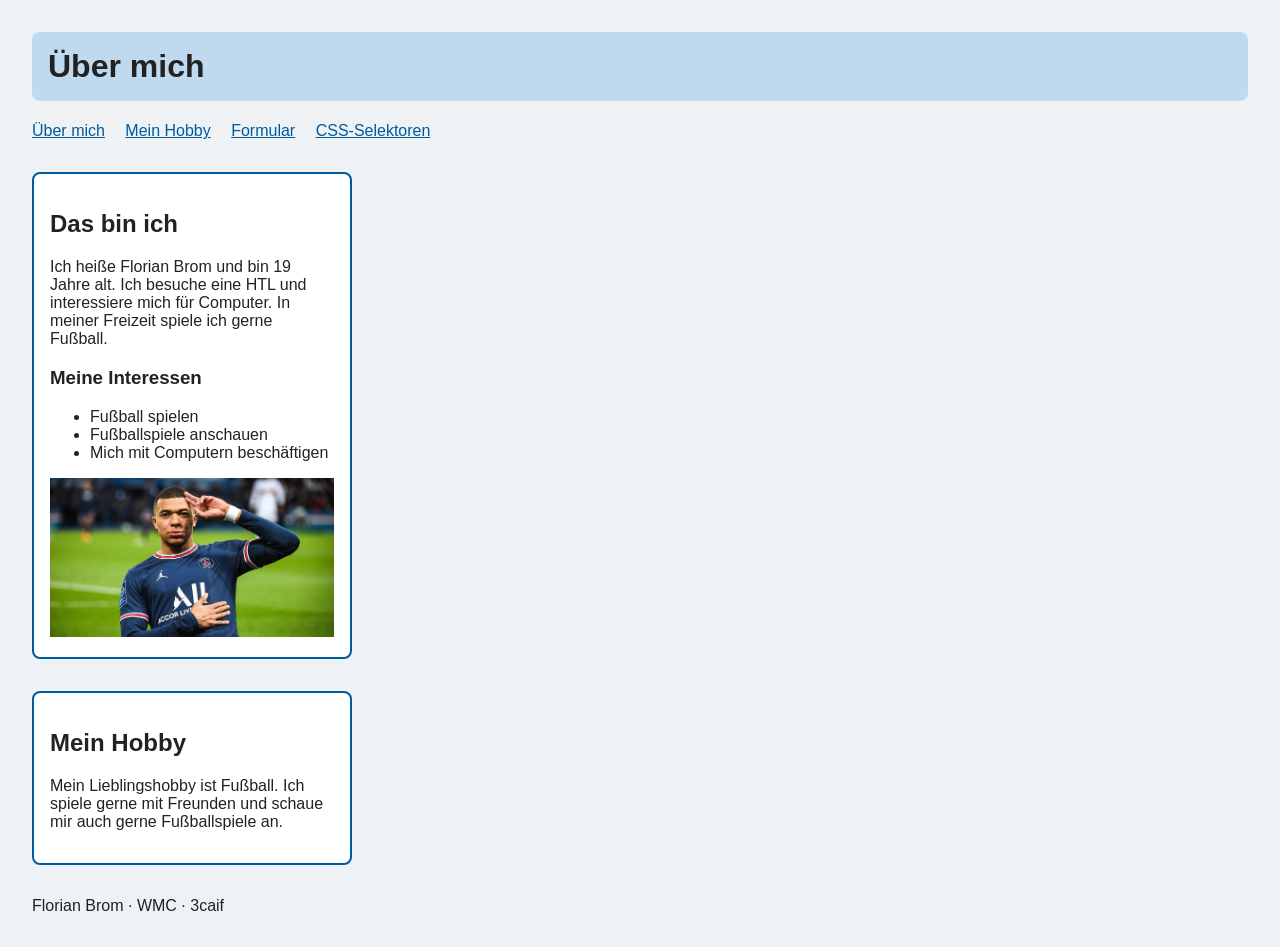
<file: index.html>
<!DOCTYPE html>
<html lang="de">
<head>
    <meta charset="UTF-8">
    <meta name="viewport" content="width=device-width, initial-scale=1.0">
    <title>Über mich</title>
    <link rel="stylesheet" href="style.css">
</head>

<body>
    <header>
        <h1>Über mich</h1>

        <nav>
            <a href="#ueber-mich">Über mich</a>
            <a href="#hobby">Mein Hobby</a>
            <a href="Formular.html">Formular</a>
            <a href="demo.html#speisekarte">CSS-Selektoren</a>
        </nav>
    </header>

    <main>
        <article id="ueber-mich" class="karte">
            <h2>Das bin ich</h2>

            <p>
                Ich heiße Florian Brom und bin 19 Jahre alt.
                Ich besuche eine HTL und interessiere mich für Computer.
                In meiner Freizeit spiele ich gerne Fußball.
            </p>

            <h3>Meine Interessen</h3>
            <ul>
                <li>Fußball spielen</li>
                <li>Fußballspiele anschauen</li>
                <li>Mich mit Computern beschäftigen</li>
            </ul>

            <img
                src="3349464-68469548-2560-1440.jpg"
                alt="Ein Fußballspieler im PSG-Trikot auf dem Spielfeld"
                width="300">
        </article>

        <aside id="hobby" class="karte">
            <h2>Mein Hobby</h2>

            <p>
                Mein Lieblingshobby ist Fußball.
                Ich spiele gerne mit Freunden und schaue mir
                auch gerne Fußballspiele an.
            </p>
        </aside>
    </main>
    <footer>
        <p>Florian Brom · WMC · 3caif</p>
    </footer>
</body>
</html>
</file>
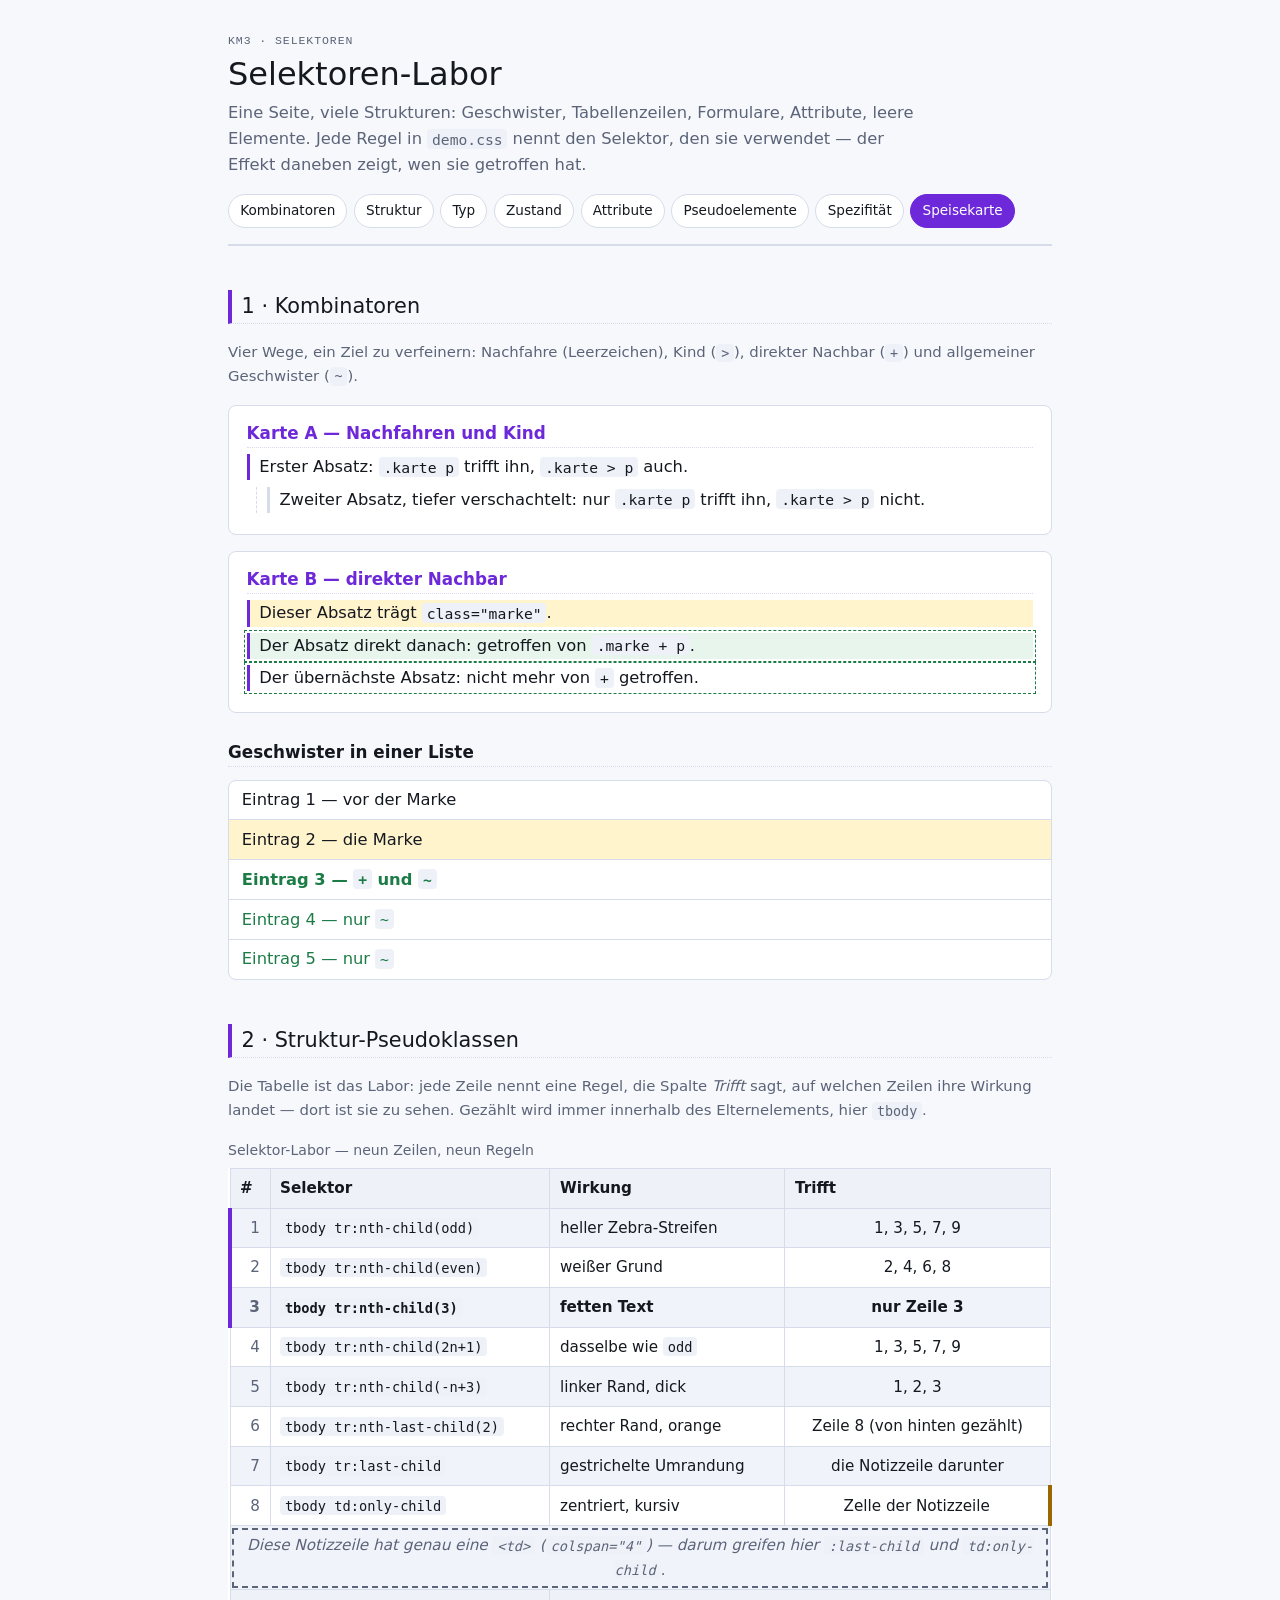
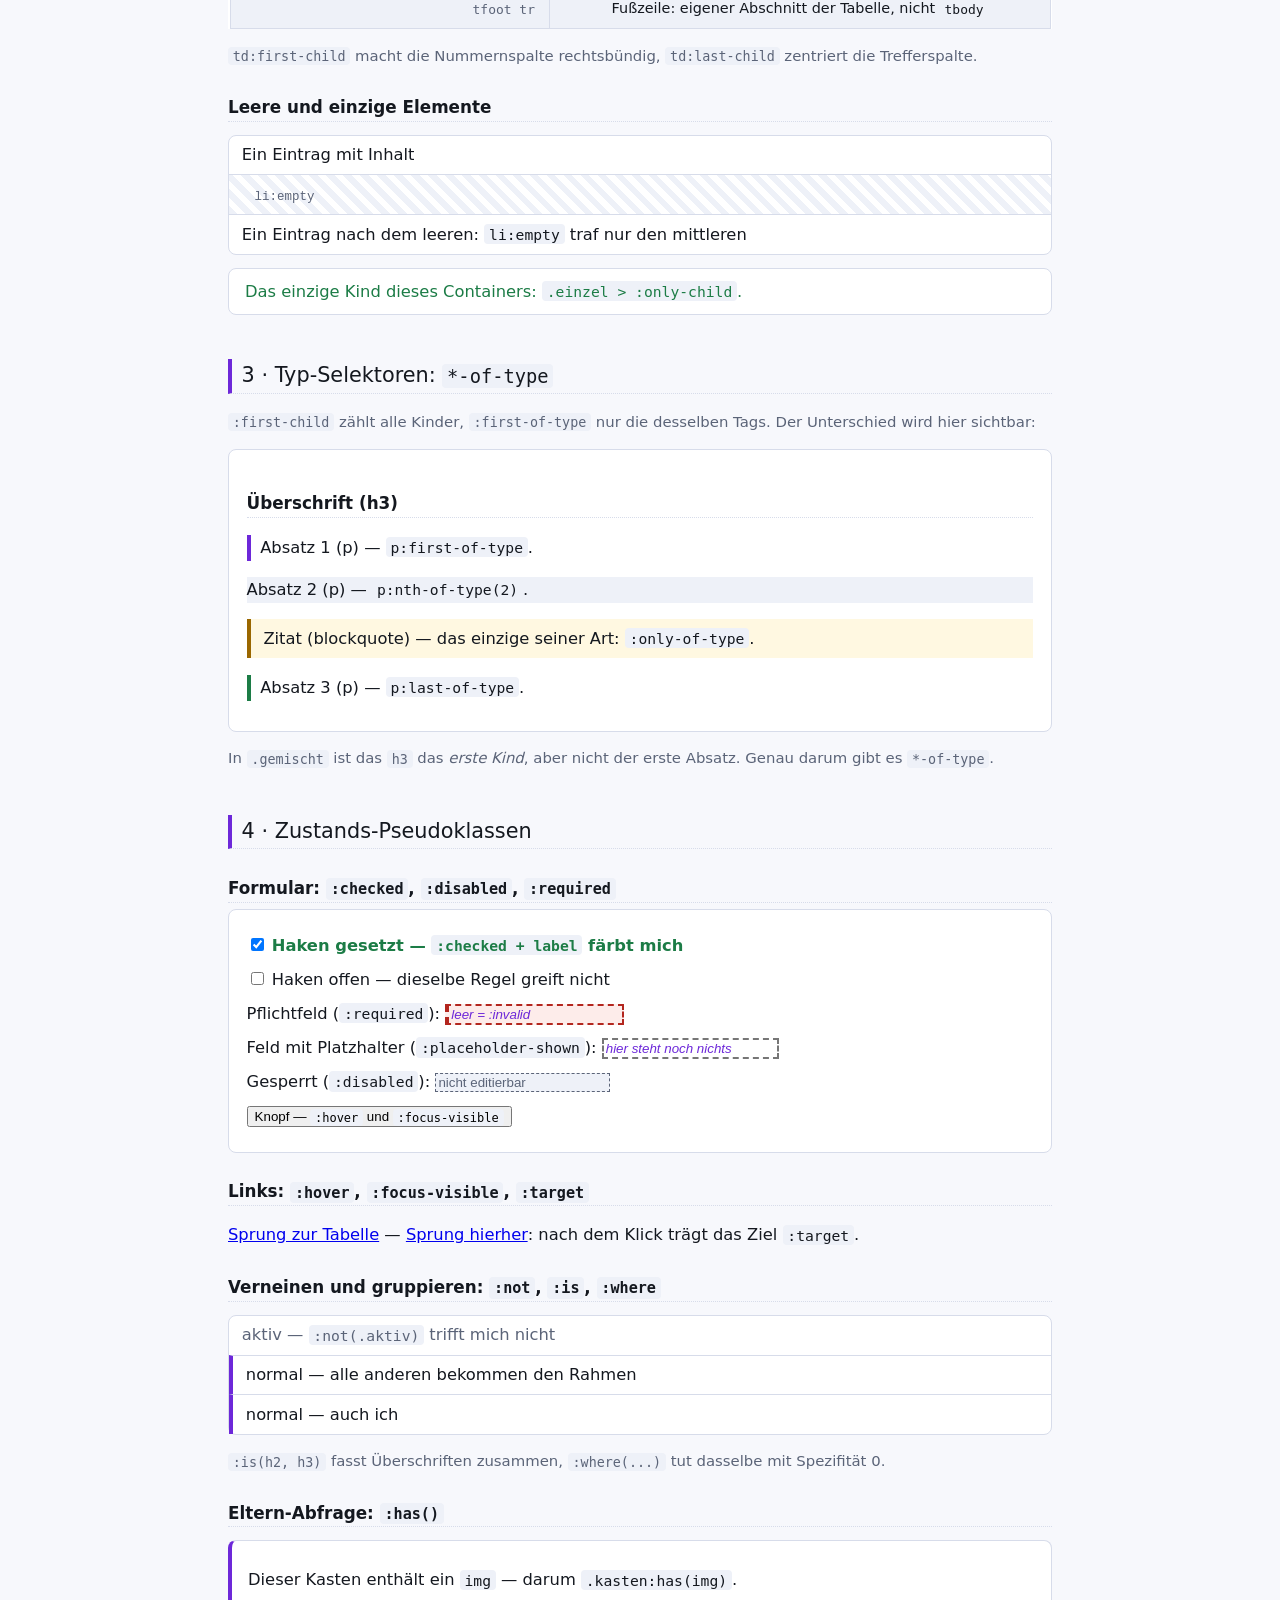
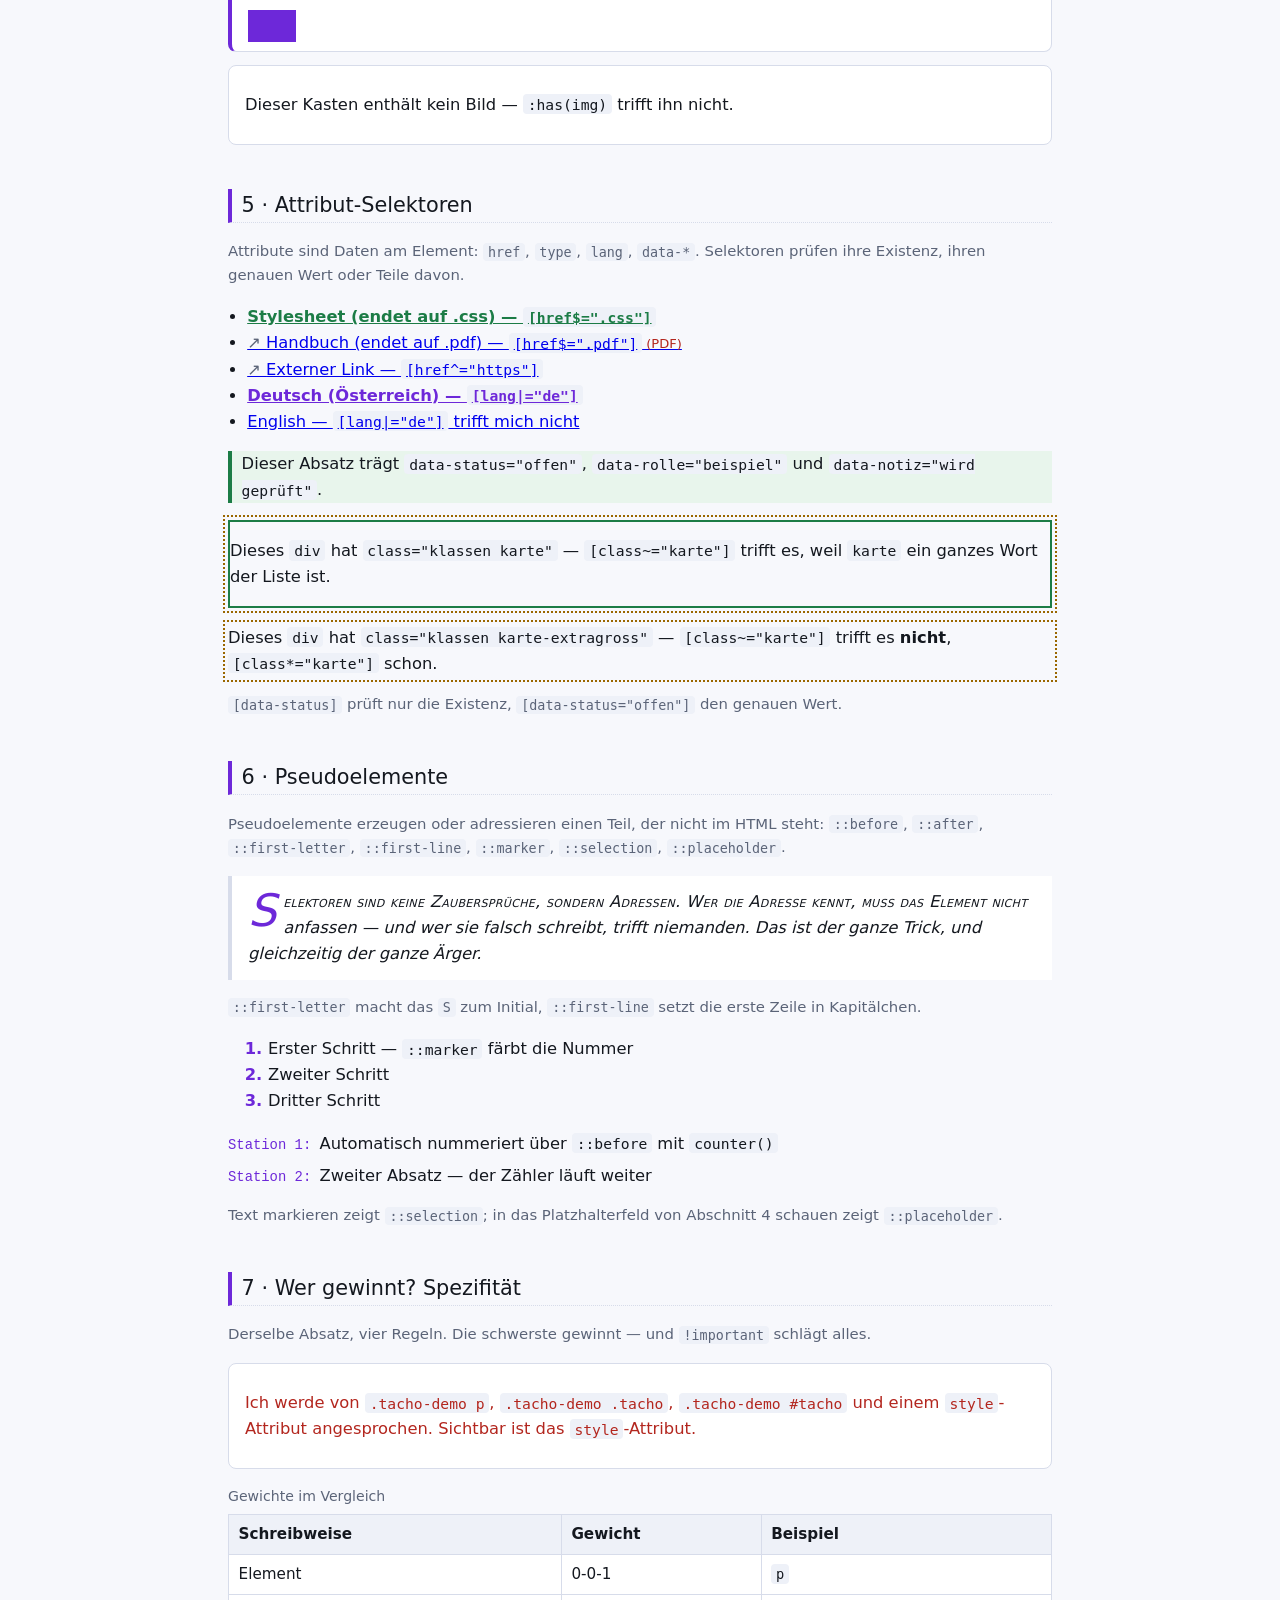
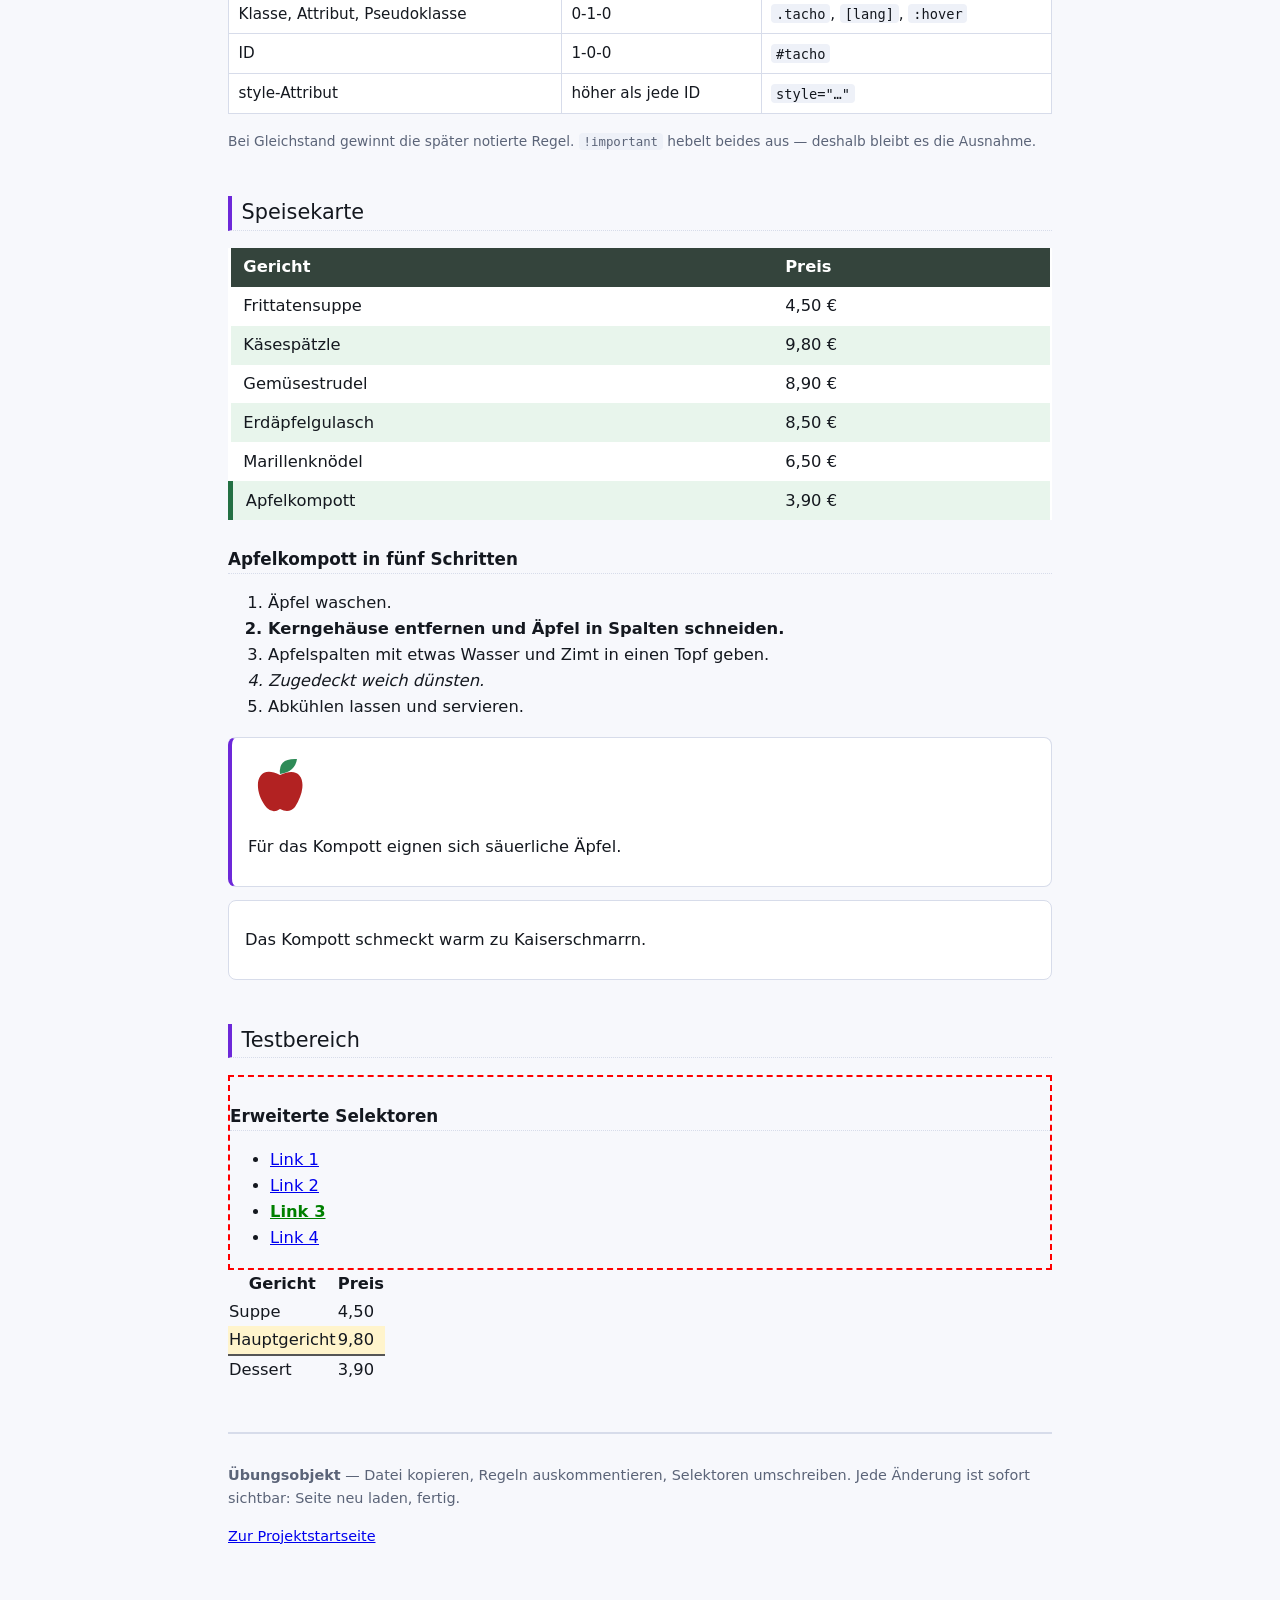
<file: demo.html>
<!DOCTYPE html>
<html lang="de">
<head>
    <meta charset="UTF-8">
    <meta name="viewport" content="width=device-width, initial-scale=1.0">
    <title>Selektoren-Labor — jede Regel trifft genau, was sie soll</title>
    <link rel="stylesheet" href="demo.css">
    <link rel="stylesheet" href="loesung.css">
</head>
<body>

<!-- ===================================================================
     Diese Seite ist das Übungsobjekt: lauter Strukturen, an denen sich
     jede Selektoren-Art zeigen lässt. demo.css daneben enthält zu jeder
     Regel einen Kommentar mit dem Selektor und seiner Wirkung.
     Vorgehen: DevTools öffnen (F12) → Elements → Element anklicken →
     rechts unter „Styles" sieht man, welche Regel greift. Regel in
     demo.css auskommentieren → Effekt verschwindet.
     =================================================================== -->

<header class="seite">
    <p class="kicker">KM3 · Selektoren</p>
    <h1>Selektoren-Labor</h1>
    <p class="intro">
        Eine Seite, viele Strukturen: Geschwister, Tabellenzeilen, Formulare,
        Attribute, leere Elemente. Jede Regel in <code>demo.css</code> nennt
        den Selektor, den sie verwendet — der Effekt daneben zeigt, wen sie
        getroffen hat.
    </p>
    <nav class="wegweiser" aria-label="Abschnitte">
        <a href="#kombinatoren">Kombinatoren</a>
        <a href="#struktur">Struktur</a>
        <a href="#typ">Typ</a>
        <a href="#zustand">Zustand</a>
        <a href="#attribute">Attribute</a>
        <a href="#pseudo">Pseudoelemente</a>
        <a href="#spezifitaet">Spezifität</a>
        <a href="#speisekarte">Speisekarte</a>
    </nav>
</header>

<main>

<!-- ------------------------------------------------------ Kombinatoren -->
<section id="kombinatoren">
    <h2>1 · Kombinatoren</h2>
    <p class="hinweis">
        Vier Wege, ein Ziel zu verfeinern: Nachfahre (Leerzeichen),
        Kind (<code>&gt;</code>), direkter Nachbar (<code>+</code>) und
        allgemeiner Geschwister (<code>~</code>).
    </p>

    <article class="karte">
        <h3>Karte A — Nachfahren und Kind</h3>
        <p>Erster Absatz: <code>.karte p</code> trifft ihn, <code>.karte &gt; p</code> auch.</p>
        <div class="innen">
            <p>Zweiter Absatz, tiefer verschachtelt: nur <code>.karte p</code> trifft ihn,
                <code>.karte &gt; p</code> nicht.</p>
        </div>
    </article>

    <article class="karte">
        <h3>Karte B — direkter Nachbar</h3>
        <p class="marke">Dieser Absatz trägt <code>class="marke"</code>.</p>
        <p>Der Absatz direkt danach: getroffen von <code>.marke + p</code>.</p>
        <p>Der übernächste Absatz: nicht mehr von <code>+</code> getroffen.</p>
    </article>

    <h3>Geschwister in einer Liste</h3>
    <ul class="liste">
        <li>Eintrag 1 — vor der Marke</li>
        <li class="marke">Eintrag 2 — die Marke</li>
        <li>Eintrag 3 — <code>+</code> und <code>~</code></li>
        <li>Eintrag 4 — nur <code>~</code></li>
        <li>Eintrag 5 — nur <code>~</code></li>
    </ul>
</section>

<!-- ---------------------------------------------------------- Struktur -->
<section id="struktur">
    <h2>2 · Struktur-Pseudoklassen</h2>
    <p class="hinweis">
        Die Tabelle ist das Labor: jede Zeile nennt eine Regel, die Spalte
        <em>Trifft</em> sagt, auf welchen Zeilen ihre Wirkung landet — dort
        ist sie zu sehen. Gezählt wird immer innerhalb des Elternelements,
        hier <code>tbody</code>.
    </p>

    <table class="labor">
        <caption>Selektor-Labor — neun Zeilen, neun Regeln</caption>
        <thead>
            <tr>
                <th scope="col">#</th>
                <th scope="col">Selektor</th>
                <th scope="col">Wirkung</th>
                <th scope="col">Trifft</th>
            </tr>
        </thead>
        <tbody>
            <tr>
                <td>1</td>
                <td><code>tbody tr:nth-child(odd)</code></td>
                <td>heller Zebra-Streifen</td>
                <td>1, 3, 5, 7, 9</td>
            </tr>
            <tr>
                <td>2</td>
                <td><code>tbody tr:nth-child(even)</code></td>
                <td>weißer Grund</td>
                <td>2, 4, 6, 8</td>
            </tr>
            <tr>
                <td>3</td>
                <td><code>tbody tr:nth-child(3)</code></td>
                <td>fetten Text</td>
                <td>nur Zeile 3</td>
            </tr>
            <tr>
                <td>4</td>
                <td><code>tbody tr:nth-child(2n+1)</code></td>
                <td>dasselbe wie <code>odd</code></td>
                <td>1, 3, 5, 7, 9</td>
            </tr>
            <tr>
                <td>5</td>
                <td><code>tbody tr:nth-child(-n+3)</code></td>
                <td>linker Rand, dick</td>
                <td>1, 2, 3</td>
            </tr>
            <tr>
                <td>6</td>
                <td><code>tbody tr:nth-last-child(2)</code></td>
                <td>rechter Rand, orange</td>
                <td>Zeile 8 (von hinten gezählt)</td>
            </tr>
            <tr>
                <td>7</td>
                <td><code>tbody tr:last-child</code></td>
                <td>gestrichelte Umrandung</td>
                <td>die Notizzeile darunter</td>
            </tr>
            <tr>
                <td>8</td>
                <td><code>tbody td:only-child</code></td>
                <td>zentriert, kursiv</td>
                <td>Zelle der Notizzeile</td>
            </tr>
            <tr>
                <td colspan="4">Diese Notizzeile hat genau eine <code>&lt;td&gt;</code> (<code>colspan="4"</code>) — darum greifen hier <code>:last-child</code> und <code>td:only-child</code>.</td>
            </tr>
        </tbody>
        <tfoot>
            <tr>
                <td colspan="2"><code>tfoot tr</code></td>
                <td colspan="2">Fußzeile: eigener Abschnitt der Tabelle, nicht <code>tbody</code></td>
            </tr>
        </tfoot>
    </table>

    <p class="hinweis">
        <code>td:first-child</code> macht die Nummernspalte rechtsbündig,
        <code>td:last-child</code> zentriert die Trefferspalte.
    </p>

    <h3>Leere und einzige Elemente</h3>
    <ul class="liste">
        <li>Ein Eintrag mit Inhalt</li>
        <li class="leer"></li>
        <li>Ein Eintrag nach dem leeren: <code>li:empty</code> traf nur den mittleren</li>
    </ul>
    <div class="einzel">
        <p>Das einzige Kind dieses Containers: <code>.einzel &gt; :only-child</code>.</p>
    </div>
</section>

<!-- --------------------------------------------------------------- Typ -->
<section id="typ">
    <h2>3 · Typ-Selektoren: <code>*-of-type</code></h2>
    <p class="hinweis">
        <code>:first-child</code> zählt alle Kinder, <code>:first-of-type</code>
        nur die desselben Tags. Der Unterschied wird hier sichtbar:
    </p>

    <article class="gemischt">
        <h3>Überschrift (h3)</h3>
        <p>Absatz 1 (p) — <code>p:first-of-type</code>.</p>
        <p>Absatz 2 (p) — <code>p:nth-of-type(2)</code>.</p>
        <blockquote>Zitat (blockquote) — das einzige seiner Art: <code>:only-of-type</code>.</blockquote>
        <p>Absatz 3 (p) — <code>p:last-of-type</code>.</p>
    </article>

    <p class="hinweis">
        In <code>.gemischt</code> ist das <code>h3</code> das
        <em>erste Kind</em>, aber nicht der erste Absatz. Genau darum gibt es
        <code>*-of-type</code>.
    </p>
</section>

<!-- ----------------------------------------------------------- Zustand -->
<section id="zustand">
    <h2>4 · Zustands-Pseudoklassen</h2>

    <h3>Formular: <code>:checked</code>, <code>:disabled</code>, <code>:required</code></h3>
    <form class="formular">
        <p class="feld">
            <input type="checkbox" id="demo-haken" checked>
            <label for="demo-haken">Haken gesetzt — <code>:checked + label</code> färbt mich</label>
        </p>
        <p class="feld">
            <input type="checkbox" id="demo-haken-2">
            <label for="demo-haken-2">Haken offen — dieselbe Regel greift nicht</label>
        </p>
        <p class="feld">
            <label for="demo-text">Pflichtfeld (<code>:required</code>):</label>
            <input type="text" id="demo-text" required placeholder="leer = :invalid">
        </p>
        <p class="feld">
            <label for="demo-text-2">Feld mit Platzhalter (<code>:placeholder-shown</code>):</label>
            <input type="text" id="demo-text-2" placeholder="hier steht noch nichts">
        </p>
        <p class="feld">
            <label for="demo-gesperrt">Gesperrt (<code>:disabled</code>):</label>
            <input type="text" id="demo-gesperrt" value="nicht editierbar" disabled>
        </p>
        <p class="feld">
            <button type="button">Knopf — <code>:hover</code> und <code>:focus-visible</code></button>
        </p>
    </form>

    <h3>Links: <code>:hover</code>, <code>:focus-visible</code>, <code>:target</code></h3>
    <p>
        <a href="#struktur">Sprung zur Tabelle</a> —
        <a href="#zustand">Sprung hierher</a>: nach dem Klick trägt das Ziel
        <code>:target</code>.
    </p>

    <h3>Verneinen und gruppieren: <code>:not</code>, <code>:is</code>, <code>:where</code></h3>
    <ul class="liste auswahl">
        <li class="aktiv">aktiv — <code>:not(.aktiv)</code> trifft mich nicht</li>
        <li>normal — alle anderen bekommen den Rahmen</li>
        <li>normal — auch ich</li>
    </ul>
    <p class="hinweis">
        <code>:is(h2, h3)</code> fasst Überschriften zusammen,
        <code>:where(...)</code> tut dasselbe mit Spezifität 0.
    </p>

    <h3>Eltern-Abfrage: <code>:has()</code></h3>
    <div class="kasten">
        <p>Dieser Kasten enthält ein <code>img</code> — darum <code>.kasten:has(img)</code>.</p>
        <img src="data:image/svg+xml,%3Csvg xmlns='http://www.w3.org/2000/svg' width='48' height='32'%3E%3Crect width='48' height='32' fill='%236d28d9'/%3E%3C/svg%3E"
             alt="Platzhalterbild" width="48" height="32">
    </div>
    <div class="kasten">
        <p>Dieser Kasten enthält kein Bild — <code>:has(img)</code> trifft ihn nicht.</p>
    </div>
</section>

<!-- -------------------------------------------------------- Attribute -->
<section id="attribute">
    <h2>5 · Attribut-Selektoren</h2>
    <p class="hinweis">
        Attribute sind Daten am Element: <code>href</code>, <code>type</code>,
        <code>lang</code>, <code>data-*</code>. Selektoren prüfen ihre
        Existenz, ihren genauen Wert oder Teile davon.
    </p>

    <ul class="links">
        <li><a href="demo.css">Stylesheet (endet auf .css) — <code>[href$=".css"]</code></a></li>
        <li><a href="https://example.org/handbuch.pdf">Handbuch (endet auf .pdf) — <code>[href$=".pdf"]</code></a></li>
        <li><a href="https://example.org/">Externer Link — <code>[href^="https"]</code></a></li>
        <li><a href="#attribute" lang="de-AT">Deutsch (Österreich) — <code>[lang|="de"]</code></a></li>
        <li><a href="#attribute" lang="en">English — <code>[lang|="de"]</code> trifft mich nicht</a></li>
    </ul>

    <p class="daten" data-status="offen" data-rolle="beispiel" data-notiz="wird geprüft">
        Dieser Absatz trägt <code>data-status="offen"</code>,
        <code>data-rolle="beispiel"</code> und
        <code>data-notiz="wird geprüft"</code>.
    </p>

    <div class="klassen karte">
        <p>Dieses <code>div</code> hat <code>class="klassen karte"</code> —
            <code>[class~="karte"]</code> trifft es, weil <code>karte</code>
            ein ganzes Wort der Liste ist.</p>
    </div>
    <div class="klassen karte-extragross">
        <p>Dieses <code>div</code> hat <code>class="klassen karte-extragross"</code> —
            <code>[class~="karte"]</code> trifft es <strong>nicht</strong>,
            <code>[class*="karte"]</code> schon.</p>
    </div>

    <p class="hinweis">
        <code>[data-status]</code> prüft nur die Existenz,
        <code>[data-status="offen"]</code> den genauen Wert.
    </p>
</section>

<!-- ---------------------------------------------------- Pseudoelemente -->
<section id="pseudo">
    <h2>6 · Pseudoelemente</h2>
    <p class="hinweis">
        Pseudoelemente erzeugen oder adressieren einen Teil, der nicht im HTML
        steht: <code>::before</code>, <code>::after</code>, <code>::first-letter</code>,
        <code>::first-line</code>, <code>::marker</code>, <code>::selection</code>,
        <code>::placeholder</code>.
    </p>

    <blockquote class="zitat">
        Selektoren sind keine Zaubersprüche, sondern Adressen. Wer die Adresse
        kennt, muss das Element nicht anfassen — und wer sie falsch schreibt,
        trifft niemanden. Das ist der ganze Trick, und gleichzeitig der ganze
        Ärger.
    </blockquote>
    <p class="hinweis">
        <code>::first-letter</code> macht das <code>S</code> zum Initial,
        <code>::first-line</code> setzt die erste Zeile in Kapitälchen.
    </p>

    <ol class="schritte">
        <li>Erster Schritt — <code>::marker</code> färbt die Nummer</li>
        <li>Zweiter Schritt</li>
        <li>Dritter Schritt</li>
    </ol>

    <p class="zaehler">Automatisch nummeriert über <code>::before</code> mit <code>counter()</code></p>
    <p class="zaehler">Zweiter Absatz — der Zähler läuft weiter</p>

    <p class="hinweis">
        Text markieren zeigt <code>::selection</code>; in das Platzhalterfeld
        von Abschnitt 4 schauen zeigt <code>::placeholder</code>.
    </p>
</section>

<!-- -------------------------------------------------------- Spezifität -->
<section id="spezifitaet">
    <h2>7 · Wer gewinnt? Spezifität</h2>
    <p class="hinweis">
        Derselbe Absatz, vier Regeln. Die schwerste gewinnt — und
        <code>!important</code> schlägt alles.
    </p>

    <div class="tacho-demo">
        <p class="tacho" id="tacho" style="color: #b3261e;">
            Ich werde von <code>.tacho-demo p</code>, <code>.tacho-demo .tacho</code>,
            <code>.tacho-demo #tacho</code> und einem <code>style</code>-Attribut
            angesprochen. Sichtbar ist das <code>style</code>-Attribut.
        </p>
    </div>

    <table class="gewichte">
        <caption>Gewichte im Vergleich</caption>
        <thead>
            <tr><th scope="col">Schreibweise</th><th scope="col">Gewicht</th><th scope="col">Beispiel</th></tr>
        </thead>
        <tbody>
            <tr><td>Element</td><td>0-0-1</td><td><code>p</code></td></tr>
            <tr><td>Klasse, Attribut, Pseudoklasse</td><td>0-1-0</td><td><code>.tacho</code>, <code>[lang]</code>, <code>:hover</code></td></tr>
            <tr><td>ID</td><td>1-0-0</td><td><code>#tacho</code></td></tr>
            <tr><td>style-Attribut</td><td>höher als jede ID</td><td><code>style="…"</code></td></tr>
        </tbody>
    </table>
    <p class="fussnote">
        Bei Gleichstand gewinnt die später notierte Regel. <code>!important</code>
        hebelt beides aus — deshalb bleibt es die Ausnahme.
    </p>
</section>

<section id="speisekarte">
    <h2>Speisekarte</h2>
    <table>
        <thead><tr><th scope="col">Gericht</th><th scope="col">Preis</th></tr></thead>
        <tbody>
            <tr><td>Frittatensuppe</td><td>4,50 €</td></tr>
            <tr><td>Käsespätzle</td><td>9,80 €</td></tr>
            <tr><td>Gemüsestrudel</td><td>8,90 €</td></tr>
            <tr><td>Erdäpfelgulasch</td><td>8,50 €</td></tr>
            <tr><td>Marillenknödel</td><td>6,50 €</td></tr>
            <tr><td>Apfelkompott</td><td>3,90 €</td></tr>
        </tbody>
    </table>
    <h3>Apfelkompott in fünf Schritten</h3>
    <ol>
        <li>Äpfel waschen.</li>
        <li>Kerngehäuse entfernen und Äpfel in Spalten schneiden.</li>
        <li>Apfelspalten mit etwas Wasser und Zimt in einen Topf geben.</li>
        <li>Zugedeckt weich dünsten.</li>
        <li>Abkühlen lassen und servieren.</li>
    </ol>
    <div class="kasten">
        <img width="64" height="64" alt="Roter Apfel mit grünem Blatt"
             src="data:image/svg+xml,%3Csvg xmlns='http://www.w3.org/2000/svg' viewBox='0 0 64 64'%3E%3Cpath fill='seagreen' d='M32 20Q30 4 49 5Q47 18 32 20Z'/%3E%3Cpath fill='firebrick' d='M32 21C7 8 4 37 19 54Q25 60 32 55Q41 60 47 53C61 31 55 10 32 21Z'/%3E%3C/svg%3E">
        <p>Für das Kompott eignen sich säuerliche Äpfel.</p>
    </div>
    <div class="kasten"><p>Das Kompott schmeckt warm zu Kaiserschmarrn.</p></div>
</section>

<article class="testbereich">
    <h2>Testbereich</h2>

    <section data-topic="css-adv-selectors">
        <h3>Erweiterte Selektoren</h3>
        <ul>
            <li><a href="#">Link 1</a></li>
            <li><a href="#">Link 2</a></li>
            <li><a href="#">Link 3</a></li>
            <li><a href="#">Link 4</a></li>
        </ul>
    </section>

    <table class="preise">
        <tr><th>Gericht</th><th>Preis</th></tr>
        <tr><td>Suppe</td><td>4,50</td></tr>
        <tr><td>Hauptgericht</td><td>9,80</td></tr>
        <tr><td>Dessert</td><td>3,90</td></tr>
    </table>
</article>

</main>

<footer class="seite">
    <p>
        <strong>Übungsobjekt</strong> — Datei kopieren, Regeln auskommentieren,
        Selektoren umschreiben. Jede Änderung ist sofort sichtbar:
        Seite neu laden, fertig.
    </p>
    <p><a href="index.html">Zur Projektstartseite</a></p>
</footer>

</body>
</html>
</file>
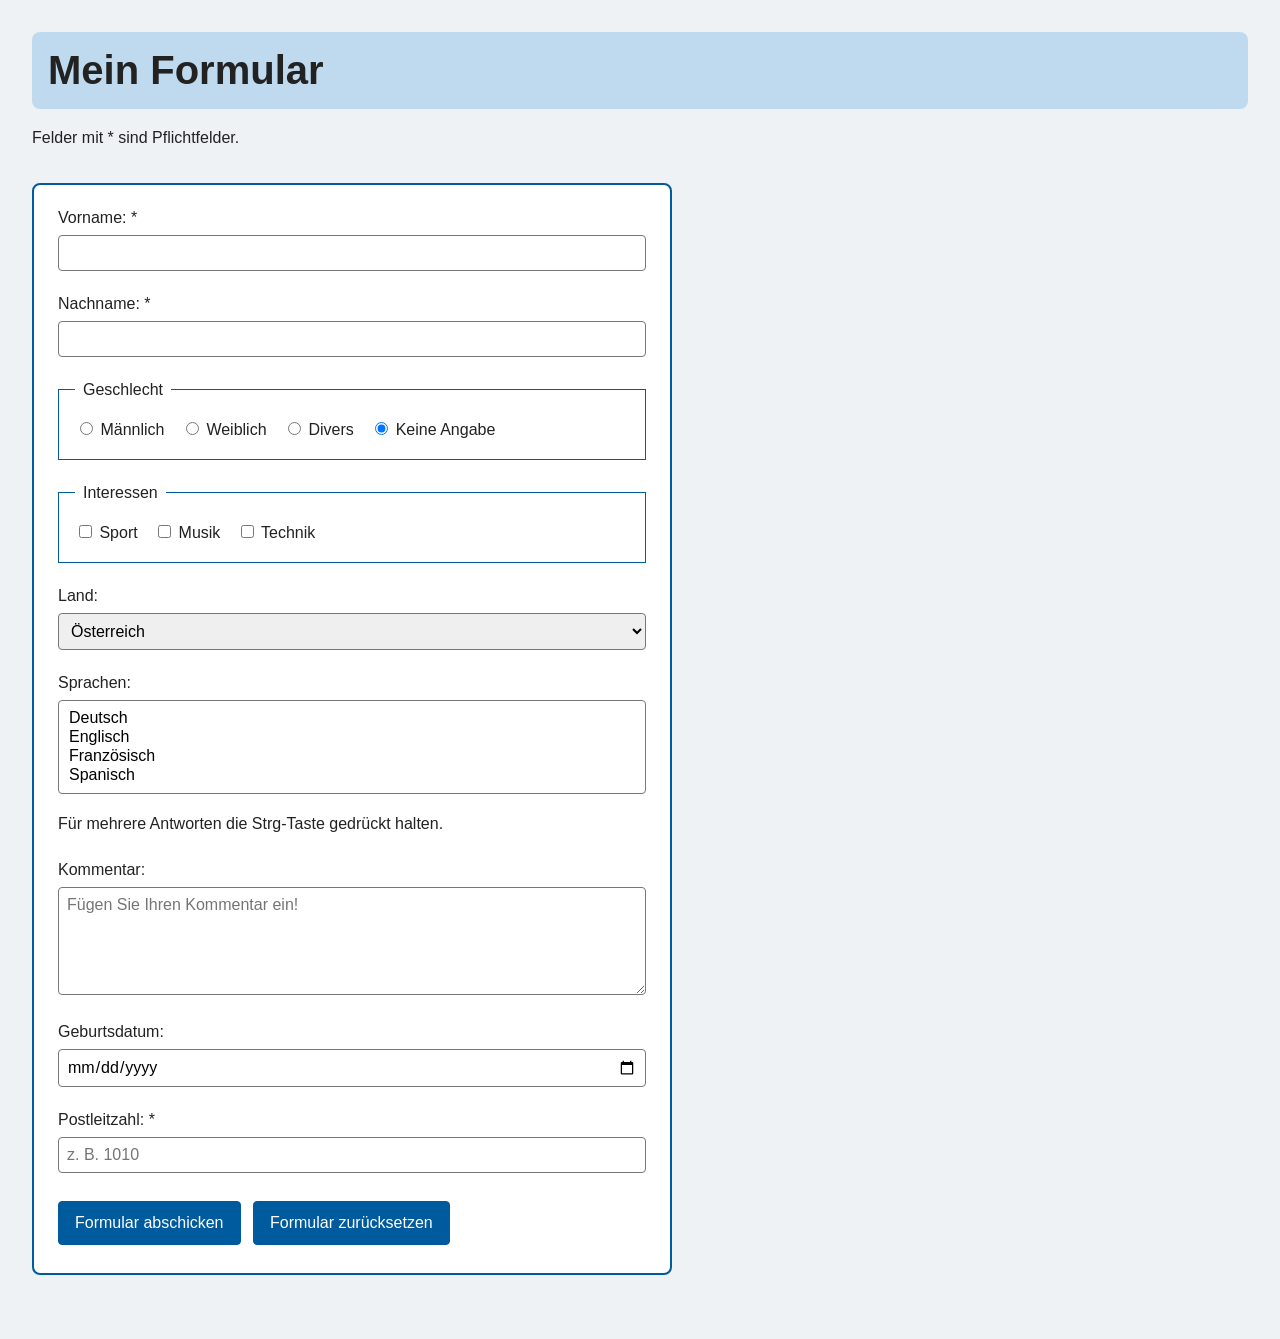
<file: Formular.html>
<!DOCTYPE html>
<html lang="de">
<head>
    <meta charset="UTF-8">
    <meta name="viewport" content="width=device-width, initial-scale=1.0">
    <title>Formular</title>
    <link rel="stylesheet" href="formular.css">
</head>

<body>
    <h1>Mein Formular</h1>
    <p>Felder mit * sind Pflichtfelder.</p>

    <form class="formular"
          action="mailto:BRO240824@spengergasse.at?subject=Formularanfrage"
          method="post"
          enctype="text/plain">

        <div class="feld">
            <label for="vorname">Vorname: *</label>
            <input type="text" id="vorname" name="vorname" required>
        </div>

        <div class="feld">
            <label for="nachname">Nachname: *</label>
            <input type="text" id="nachname" name="nachname" required>
        </div>

        <fieldset>
            <legend>Geschlecht</legend>

            <label>
                <input type="radio" name="geschlecht" value="maennlich">
                Männlich
            </label>

            <label>
                <input type="radio" name="geschlecht" value="weiblich">
                Weiblich
            </label>

            <label>
                <input type="radio" name="geschlecht" value="divers">
                Divers
            </label>

            <label>
                <input type="radio" name="geschlecht"
                       value="keineAngabe" checked>
                Keine Angabe
            </label>
        </fieldset>

        <fieldset>
            <legend>Interessen</legend>

            <label>
                <input type="checkbox" name="interesse" value="sport">
                Sport
            </label>

            <label>
                <input type="checkbox" name="interesse" value="musik">
                Musik
            </label>

            <label>
                <input type="checkbox" name="interesse" value="technik">
                Technik
            </label>
        </fieldset>

        <div class="feld">
            <label for="land">Land:</label>
            <select id="land" name="land">
                <option value="oesterreich" selected>Österreich</option>
                <option value="deutschland">Deutschland</option>
                <option value="schweiz">Schweiz</option>
                <option value="anderes">Anderes Land</option>
            </select>
        </div>

        <div class="feld">
            <label for="sprachen">Sprachen:</label>
            <select id="sprachen" name="sprachen" multiple size="4"
                    aria-describedby="sprachen-hinweis">
                <option value="deutsch">Deutsch</option>
                <option value="englisch">Englisch</option>
                <option value="franzoesisch">Französisch</option>
                <option value="spanisch">Spanisch</option>
            </select>

            <p id="sprachen-hinweis">
                Für mehrere Antworten die Strg-Taste gedrückt halten.
            </p>
        </div>

        <div class="feld">
            <label for="kommentar">Kommentar:</label>
            <textarea id="kommentar" name="kommentar"
                      rows="5" cols="40"
                      placeholder="Fügen Sie Ihren Kommentar ein!"></textarea>
        </div>

        <div class="feld">
            <label for="geburtsdatum">Geburtsdatum:</label>
            <input type="date" id="geburtsdatum" name="geburtsdatum">
        </div>

        <div class="feld">
            <label for="postleitzahl">Postleitzahl: *</label>
            <input type="text" id="postleitzahl" name="postleitzahl"
                   pattern="[0-9]{4}"
                   maxlength="4"
                   inputmode="numeric"
                   placeholder="z. B. 1010"
                   title="Bitte genau vier Ziffern eingeben."
                   required>
        </div>

        <input type="hidden" name="seite" value="Formular.html">

        <button type="submit">Formular abschicken</button>
        <button type="reset">Formular zurücksetzen</button>
    </form>
</body>
</html>
</file>
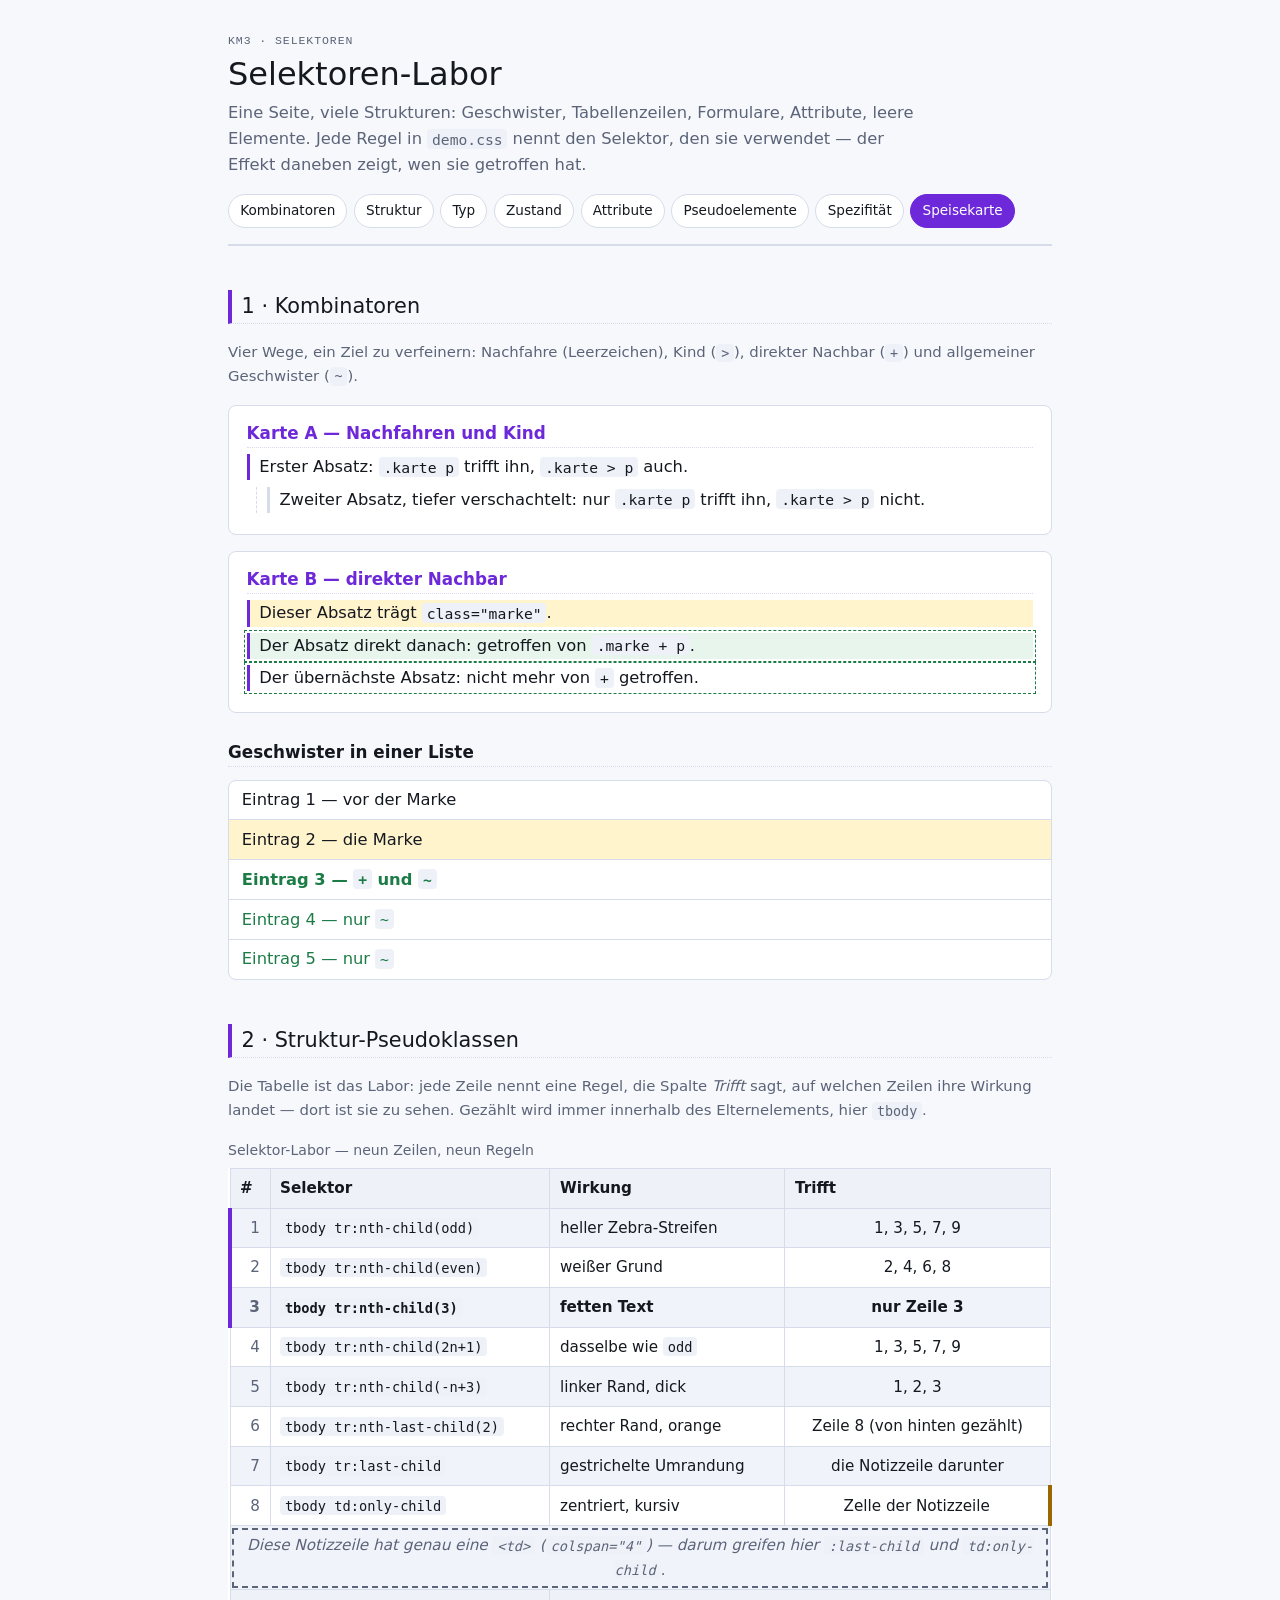
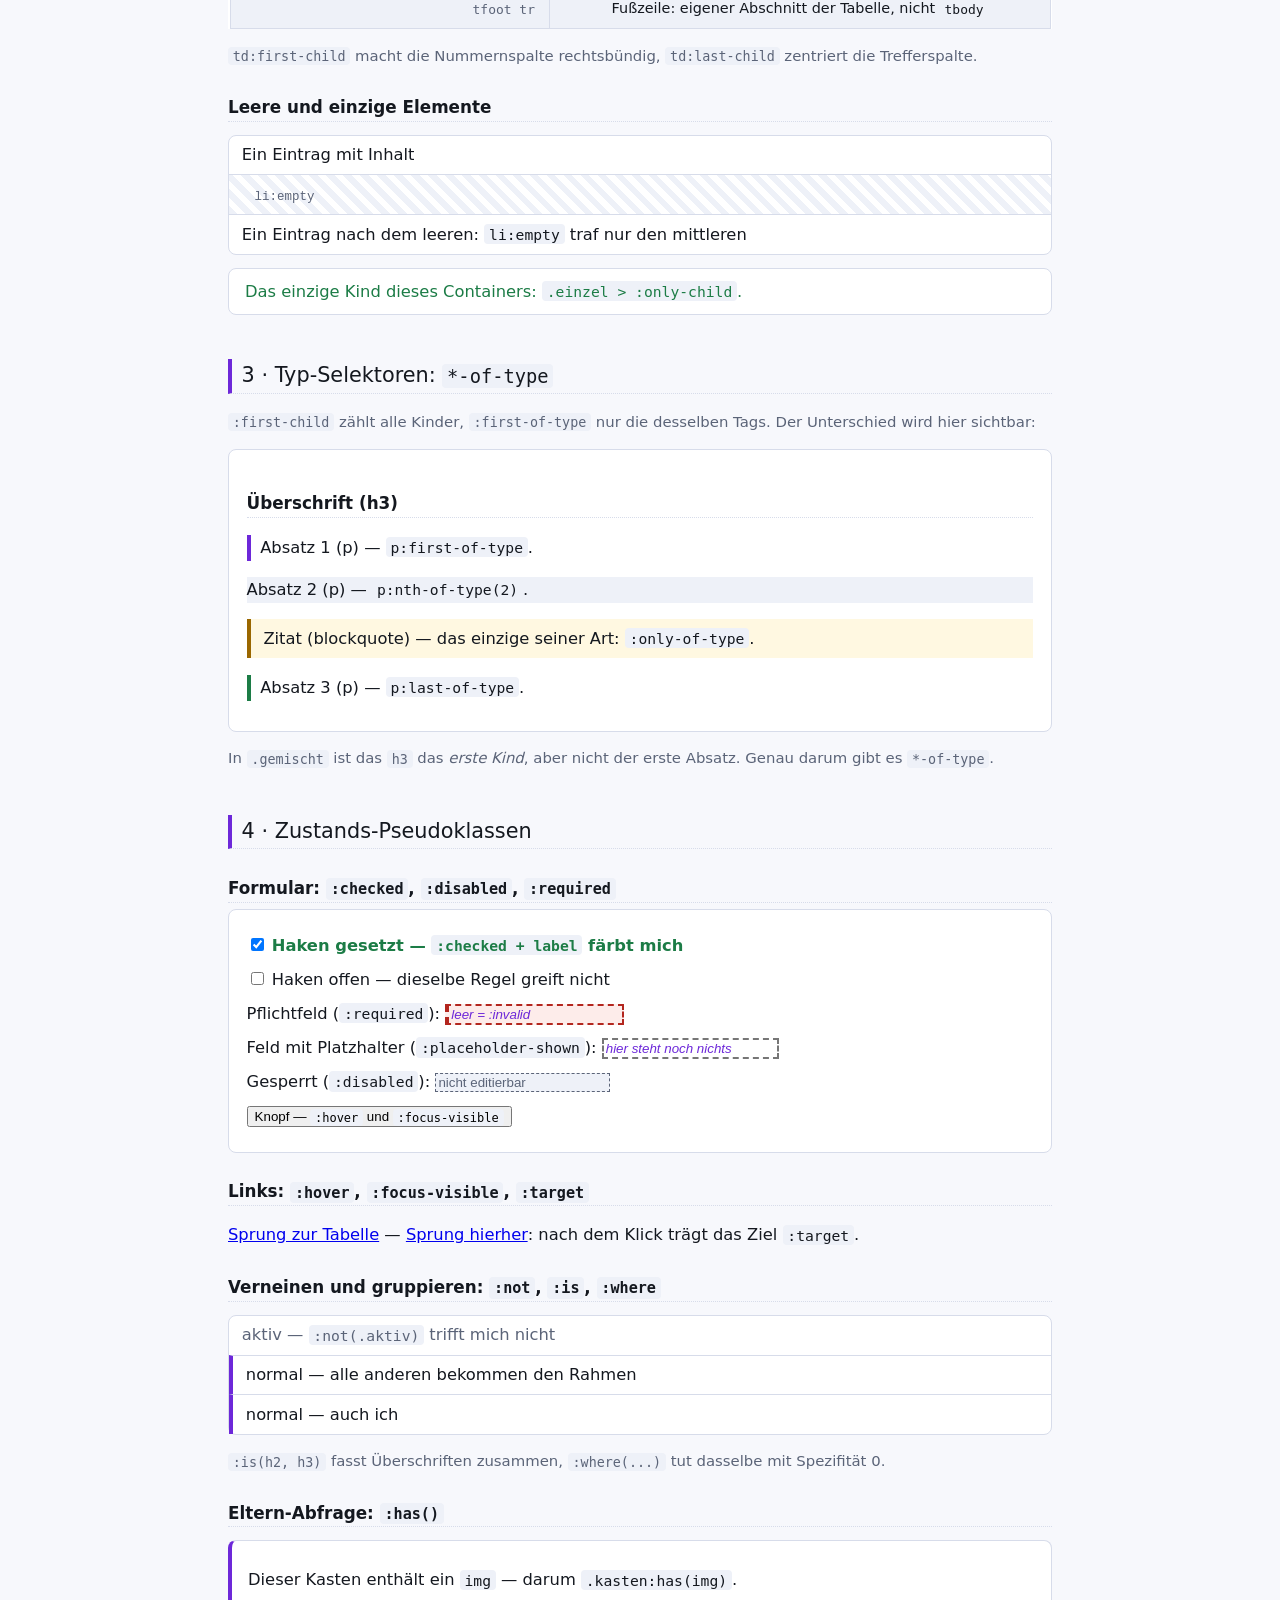
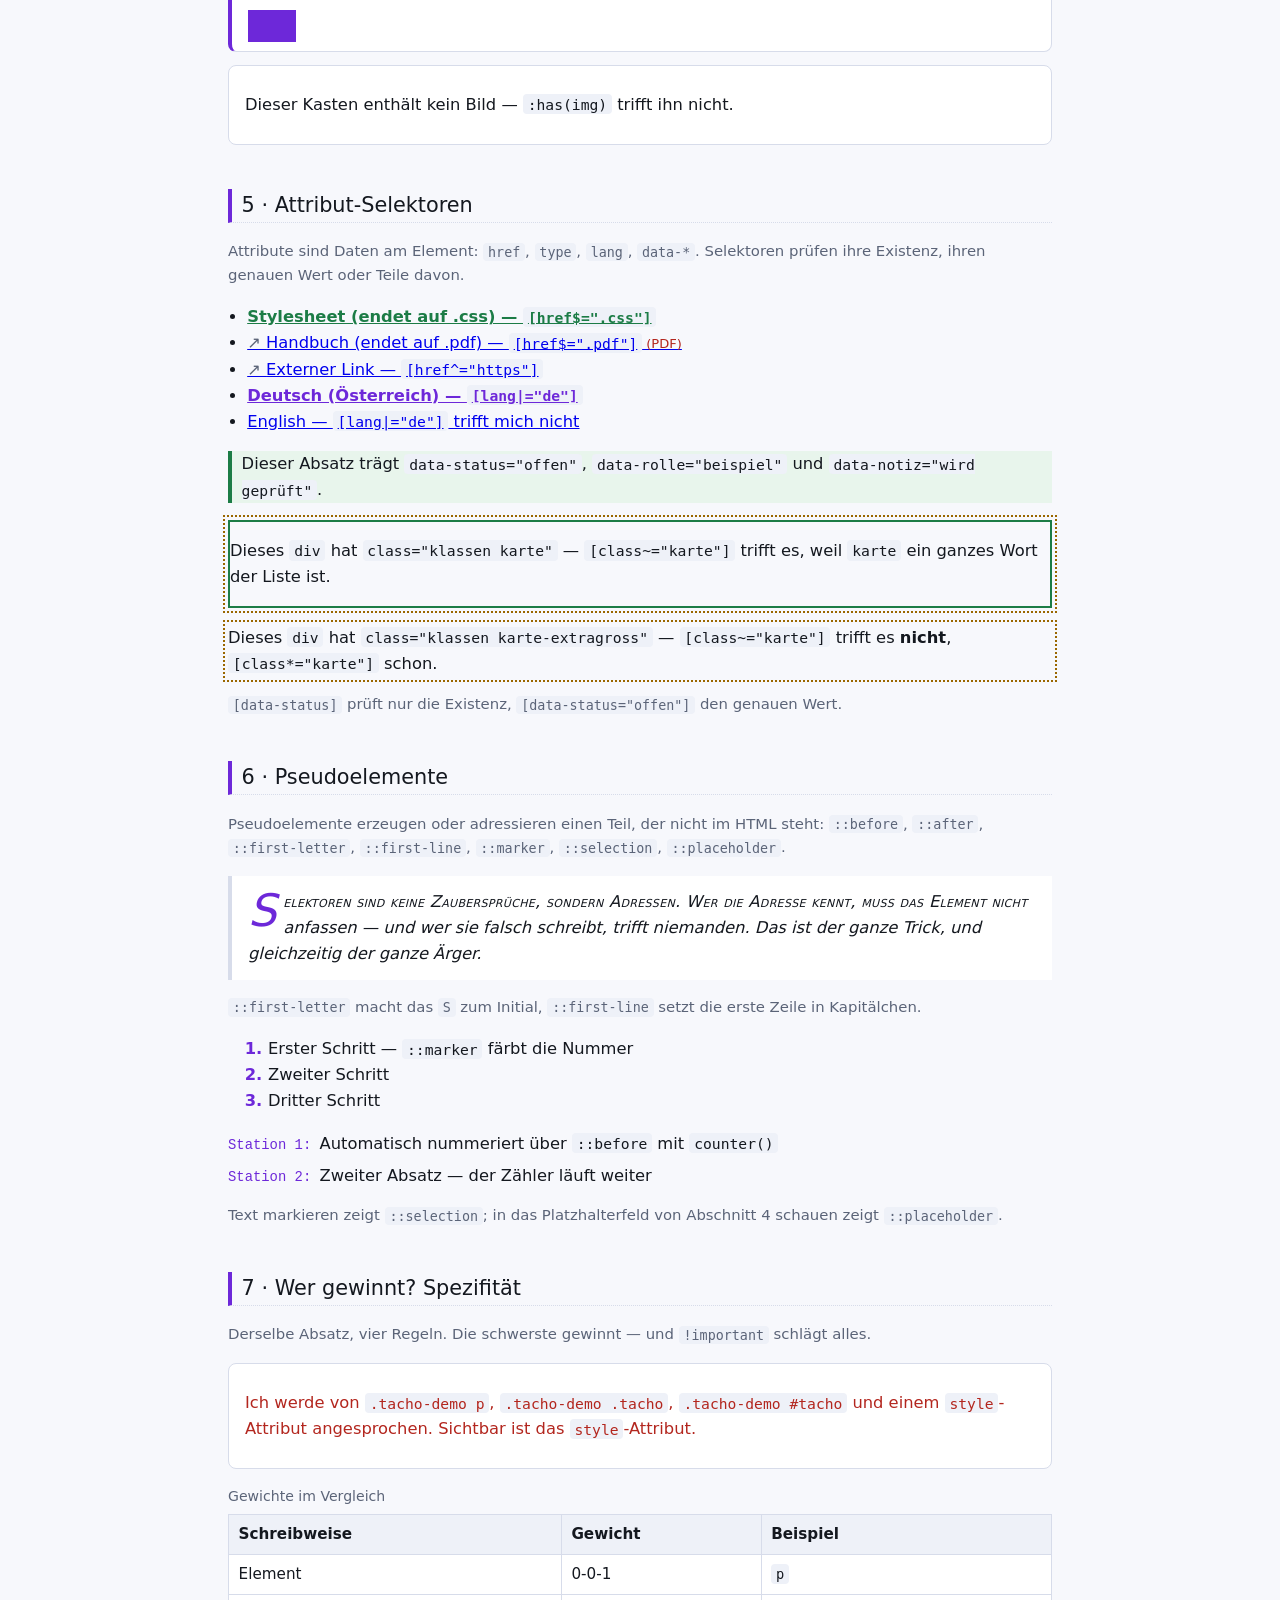
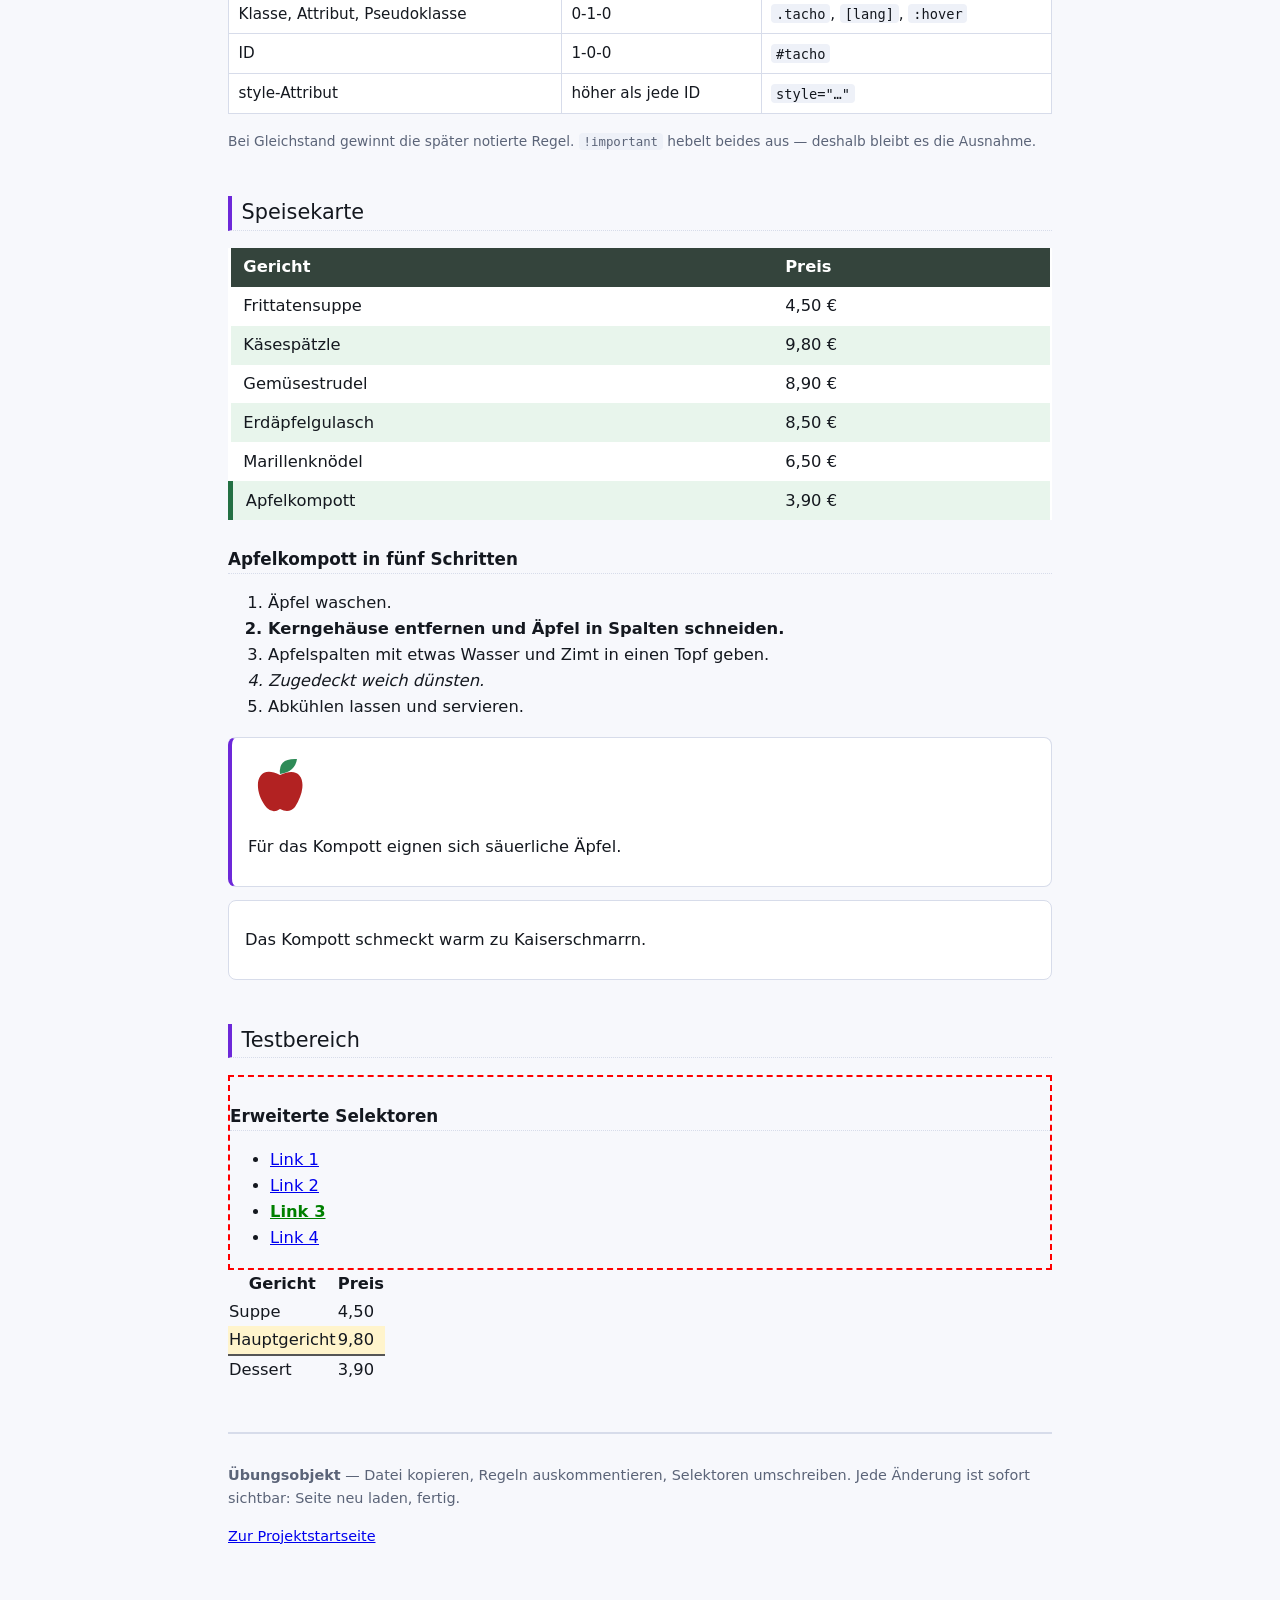
<file: 2026-11-10-css-selektoren/demo.html>
<!DOCTYPE html>
<html lang="de">
<head>
    <meta charset="UTF-8">
    <meta name="viewport" content="width=device-width, initial-scale=1.0">
    <title>Selektoren-Labor — jede Regel trifft genau, was sie soll</title>
    <link rel="stylesheet" href="demo.css">
    <link rel="stylesheet" href="loesung.css">
</head>
<body>

<!-- ===================================================================
     Diese Seite ist das Übungsobjekt: lauter Strukturen, an denen sich
     jede Selektoren-Art zeigen lässt. demo.css daneben enthält zu jeder
     Regel einen Kommentar mit dem Selektor und seiner Wirkung.
     Vorgehen: DevTools öffnen (F12) → Elements → Element anklicken →
     rechts unter „Styles" sieht man, welche Regel greift. Regel in
     demo.css auskommentieren → Effekt verschwindet.
     =================================================================== -->

<header class="seite">
    <p class="kicker">KM3 · Selektoren</p>
    <h1>Selektoren-Labor</h1>
    <p class="intro">
        Eine Seite, viele Strukturen: Geschwister, Tabellenzeilen, Formulare,
        Attribute, leere Elemente. Jede Regel in <code>demo.css</code> nennt
        den Selektor, den sie verwendet — der Effekt daneben zeigt, wen sie
        getroffen hat.
    </p>
    <nav class="wegweiser" aria-label="Abschnitte">
        <a href="#kombinatoren">Kombinatoren</a>
        <a href="#struktur">Struktur</a>
        <a href="#typ">Typ</a>
        <a href="#zustand">Zustand</a>
        <a href="#attribute">Attribute</a>
        <a href="#pseudo">Pseudoelemente</a>
        <a href="#spezifitaet">Spezifität</a>
        <a href="#speisekarte">Speisekarte</a>
    </nav>
</header>

<main>

<!-- ------------------------------------------------------ Kombinatoren -->
<section id="kombinatoren">
    <h2>1 · Kombinatoren</h2>
    <p class="hinweis">
        Vier Wege, ein Ziel zu verfeinern: Nachfahre (Leerzeichen),
        Kind (<code>&gt;</code>), direkter Nachbar (<code>+</code>) und
        allgemeiner Geschwister (<code>~</code>).
    </p>

    <article class="karte">
        <h3>Karte A — Nachfahren und Kind</h3>
        <p>Erster Absatz: <code>.karte p</code> trifft ihn, <code>.karte &gt; p</code> auch.</p>
        <div class="innen">
            <p>Zweiter Absatz, tiefer verschachtelt: nur <code>.karte p</code> trifft ihn,
                <code>.karte &gt; p</code> nicht.</p>
        </div>
    </article>

    <article class="karte">
        <h3>Karte B — direkter Nachbar</h3>
        <p class="marke">Dieser Absatz trägt <code>class="marke"</code>.</p>
        <p>Der Absatz direkt danach: getroffen von <code>.marke + p</code>.</p>
        <p>Der übernächste Absatz: nicht mehr von <code>+</code> getroffen.</p>
    </article>

    <h3>Geschwister in einer Liste</h3>
    <ul class="liste">
        <li>Eintrag 1 — vor der Marke</li>
        <li class="marke">Eintrag 2 — die Marke</li>
        <li>Eintrag 3 — <code>+</code> und <code>~</code></li>
        <li>Eintrag 4 — nur <code>~</code></li>
        <li>Eintrag 5 — nur <code>~</code></li>
    </ul>
</section>

<!-- ---------------------------------------------------------- Struktur -->
<section id="struktur">
    <h2>2 · Struktur-Pseudoklassen</h2>
    <p class="hinweis">
        Die Tabelle ist das Labor: jede Zeile nennt eine Regel, die Spalte
        <em>Trifft</em> sagt, auf welchen Zeilen ihre Wirkung landet — dort
        ist sie zu sehen. Gezählt wird immer innerhalb des Elternelements,
        hier <code>tbody</code>.
    </p>

    <table class="labor">
        <caption>Selektor-Labor — neun Zeilen, neun Regeln</caption>
        <thead>
            <tr>
                <th scope="col">#</th>
                <th scope="col">Selektor</th>
                <th scope="col">Wirkung</th>
                <th scope="col">Trifft</th>
            </tr>
        </thead>
        <tbody>
            <tr>
                <td>1</td>
                <td><code>tbody tr:nth-child(odd)</code></td>
                <td>heller Zebra-Streifen</td>
                <td>1, 3, 5, 7, 9</td>
            </tr>
            <tr>
                <td>2</td>
                <td><code>tbody tr:nth-child(even)</code></td>
                <td>weißer Grund</td>
                <td>2, 4, 6, 8</td>
            </tr>
            <tr>
                <td>3</td>
                <td><code>tbody tr:nth-child(3)</code></td>
                <td>fetten Text</td>
                <td>nur Zeile 3</td>
            </tr>
            <tr>
                <td>4</td>
                <td><code>tbody tr:nth-child(2n+1)</code></td>
                <td>dasselbe wie <code>odd</code></td>
                <td>1, 3, 5, 7, 9</td>
            </tr>
            <tr>
                <td>5</td>
                <td><code>tbody tr:nth-child(-n+3)</code></td>
                <td>linker Rand, dick</td>
                <td>1, 2, 3</td>
            </tr>
            <tr>
                <td>6</td>
                <td><code>tbody tr:nth-last-child(2)</code></td>
                <td>rechter Rand, orange</td>
                <td>Zeile 8 (von hinten gezählt)</td>
            </tr>
            <tr>
                <td>7</td>
                <td><code>tbody tr:last-child</code></td>
                <td>gestrichelte Umrandung</td>
                <td>die Notizzeile darunter</td>
            </tr>
            <tr>
                <td>8</td>
                <td><code>tbody td:only-child</code></td>
                <td>zentriert, kursiv</td>
                <td>Zelle der Notizzeile</td>
            </tr>
            <tr>
                <td colspan="4">Diese Notizzeile hat genau eine <code>&lt;td&gt;</code> (<code>colspan="4"</code>) — darum greifen hier <code>:last-child</code> und <code>td:only-child</code>.</td>
            </tr>
        </tbody>
        <tfoot>
            <tr>
                <td colspan="2"><code>tfoot tr</code></td>
                <td colspan="2">Fußzeile: eigener Abschnitt der Tabelle, nicht <code>tbody</code></td>
            </tr>
        </tfoot>
    </table>

    <p class="hinweis">
        <code>td:first-child</code> macht die Nummernspalte rechtsbündig,
        <code>td:last-child</code> zentriert die Trefferspalte.
    </p>

    <h3>Leere und einzige Elemente</h3>
    <ul class="liste">
        <li>Ein Eintrag mit Inhalt</li>
        <li class="leer"></li>
        <li>Ein Eintrag nach dem leeren: <code>li:empty</code> traf nur den mittleren</li>
    </ul>
    <div class="einzel">
        <p>Das einzige Kind dieses Containers: <code>.einzel &gt; :only-child</code>.</p>
    </div>
</section>

<!-- --------------------------------------------------------------- Typ -->
<section id="typ">
    <h2>3 · Typ-Selektoren: <code>*-of-type</code></h2>
    <p class="hinweis">
        <code>:first-child</code> zählt alle Kinder, <code>:first-of-type</code>
        nur die desselben Tags. Der Unterschied wird hier sichtbar:
    </p>

    <article class="gemischt">
        <h3>Überschrift (h3)</h3>
        <p>Absatz 1 (p) — <code>p:first-of-type</code>.</p>
        <p>Absatz 2 (p) — <code>p:nth-of-type(2)</code>.</p>
        <blockquote>Zitat (blockquote) — das einzige seiner Art: <code>:only-of-type</code>.</blockquote>
        <p>Absatz 3 (p) — <code>p:last-of-type</code>.</p>
    </article>

    <p class="hinweis">
        In <code>.gemischt</code> ist das <code>h3</code> das
        <em>erste Kind</em>, aber nicht der erste Absatz. Genau darum gibt es
        <code>*-of-type</code>.
    </p>
</section>

<!-- ----------------------------------------------------------- Zustand -->
<section id="zustand">
    <h2>4 · Zustands-Pseudoklassen</h2>

    <h3>Formular: <code>:checked</code>, <code>:disabled</code>, <code>:required</code></h3>
    <form class="formular">
        <p class="feld">
            <input type="checkbox" id="demo-haken" checked>
            <label for="demo-haken">Haken gesetzt — <code>:checked + label</code> färbt mich</label>
        </p>
        <p class="feld">
            <input type="checkbox" id="demo-haken-2">
            <label for="demo-haken-2">Haken offen — dieselbe Regel greift nicht</label>
        </p>
        <p class="feld">
            <label for="demo-text">Pflichtfeld (<code>:required</code>):</label>
            <input type="text" id="demo-text" required placeholder="leer = :invalid">
        </p>
        <p class="feld">
            <label for="demo-text-2">Feld mit Platzhalter (<code>:placeholder-shown</code>):</label>
            <input type="text" id="demo-text-2" placeholder="hier steht noch nichts">
        </p>
        <p class="feld">
            <label for="demo-gesperrt">Gesperrt (<code>:disabled</code>):</label>
            <input type="text" id="demo-gesperrt" value="nicht editierbar" disabled>
        </p>
        <p class="feld">
            <button type="button">Knopf — <code>:hover</code> und <code>:focus-visible</code></button>
        </p>
    </form>

    <h3>Links: <code>:hover</code>, <code>:focus-visible</code>, <code>:target</code></h3>
    <p>
        <a href="#struktur">Sprung zur Tabelle</a> —
        <a href="#zustand">Sprung hierher</a>: nach dem Klick trägt das Ziel
        <code>:target</code>.
    </p>

    <h3>Verneinen und gruppieren: <code>:not</code>, <code>:is</code>, <code>:where</code></h3>
    <ul class="liste auswahl">
        <li class="aktiv">aktiv — <code>:not(.aktiv)</code> trifft mich nicht</li>
        <li>normal — alle anderen bekommen den Rahmen</li>
        <li>normal — auch ich</li>
    </ul>
    <p class="hinweis">
        <code>:is(h2, h3)</code> fasst Überschriften zusammen,
        <code>:where(...)</code> tut dasselbe mit Spezifität 0.
    </p>

    <h3>Eltern-Abfrage: <code>:has()</code></h3>
    <div class="kasten">
        <p>Dieser Kasten enthält ein <code>img</code> — darum <code>.kasten:has(img)</code>.</p>
        <img src="data:image/svg+xml,%3Csvg xmlns='http://www.w3.org/2000/svg' width='48' height='32'%3E%3Crect width='48' height='32' fill='%236d28d9'/%3E%3C/svg%3E"
             alt="Platzhalterbild" width="48" height="32">
    </div>
    <div class="kasten">
        <p>Dieser Kasten enthält kein Bild — <code>:has(img)</code> trifft ihn nicht.</p>
    </div>
</section>

<!-- -------------------------------------------------------- Attribute -->
<section id="attribute">
    <h2>5 · Attribut-Selektoren</h2>
    <p class="hinweis">
        Attribute sind Daten am Element: <code>href</code>, <code>type</code>,
        <code>lang</code>, <code>data-*</code>. Selektoren prüfen ihre
        Existenz, ihren genauen Wert oder Teile davon.
    </p>

    <ul class="links">
        <li><a href="demo.css">Stylesheet (endet auf .css) — <code>[href$=".css"]</code></a></li>
        <li><a href="https://example.org/handbuch.pdf">Handbuch (endet auf .pdf) — <code>[href$=".pdf"]</code></a></li>
        <li><a href="https://example.org/">Externer Link — <code>[href^="https"]</code></a></li>
        <li><a href="#attribute" lang="de-AT">Deutsch (Österreich) — <code>[lang|="de"]</code></a></li>
        <li><a href="#attribute" lang="en">English — <code>[lang|="de"]</code> trifft mich nicht</a></li>
    </ul>

    <p class="daten" data-status="offen" data-rolle="beispiel" data-notiz="wird geprüft">
        Dieser Absatz trägt <code>data-status="offen"</code>,
        <code>data-rolle="beispiel"</code> und
        <code>data-notiz="wird geprüft"</code>.
    </p>

    <div class="klassen karte">
        <p>Dieses <code>div</code> hat <code>class="klassen karte"</code> —
            <code>[class~="karte"]</code> trifft es, weil <code>karte</code>
            ein ganzes Wort der Liste ist.</p>
    </div>
    <div class="klassen karte-extragross">
        <p>Dieses <code>div</code> hat <code>class="klassen karte-extragross"</code> —
            <code>[class~="karte"]</code> trifft es <strong>nicht</strong>,
            <code>[class*="karte"]</code> schon.</p>
    </div>

    <p class="hinweis">
        <code>[data-status]</code> prüft nur die Existenz,
        <code>[data-status="offen"]</code> den genauen Wert.
    </p>
</section>

<!-- ---------------------------------------------------- Pseudoelemente -->
<section id="pseudo">
    <h2>6 · Pseudoelemente</h2>
    <p class="hinweis">
        Pseudoelemente erzeugen oder adressieren einen Teil, der nicht im HTML
        steht: <code>::before</code>, <code>::after</code>, <code>::first-letter</code>,
        <code>::first-line</code>, <code>::marker</code>, <code>::selection</code>,
        <code>::placeholder</code>.
    </p>

    <blockquote class="zitat">
        Selektoren sind keine Zaubersprüche, sondern Adressen. Wer die Adresse
        kennt, muss das Element nicht anfassen — und wer sie falsch schreibt,
        trifft niemanden. Das ist der ganze Trick, und gleichzeitig der ganze
        Ärger.
    </blockquote>
    <p class="hinweis">
        <code>::first-letter</code> macht das <code>S</code> zum Initial,
        <code>::first-line</code> setzt die erste Zeile in Kapitälchen.
    </p>

    <ol class="schritte">
        <li>Erster Schritt — <code>::marker</code> färbt die Nummer</li>
        <li>Zweiter Schritt</li>
        <li>Dritter Schritt</li>
    </ol>

    <p class="zaehler">Automatisch nummeriert über <code>::before</code> mit <code>counter()</code></p>
    <p class="zaehler">Zweiter Absatz — der Zähler läuft weiter</p>

    <p class="hinweis">
        Text markieren zeigt <code>::selection</code>; in das Platzhalterfeld
        von Abschnitt 4 schauen zeigt <code>::placeholder</code>.
    </p>
</section>

<!-- -------------------------------------------------------- Spezifität -->
<section id="spezifitaet">
    <h2>7 · Wer gewinnt? Spezifität</h2>
    <p class="hinweis">
        Derselbe Absatz, vier Regeln. Die schwerste gewinnt — und
        <code>!important</code> schlägt alles.
    </p>

    <div class="tacho-demo">
        <p class="tacho" id="tacho" style="color: #b3261e;">
            Ich werde von <code>.tacho-demo p</code>, <code>.tacho-demo .tacho</code>,
            <code>.tacho-demo #tacho</code> und einem <code>style</code>-Attribut
            angesprochen. Sichtbar ist das <code>style</code>-Attribut.
        </p>
    </div>

    <table class="gewichte">
        <caption>Gewichte im Vergleich</caption>
        <thead>
            <tr><th scope="col">Schreibweise</th><th scope="col">Gewicht</th><th scope="col">Beispiel</th></tr>
        </thead>
        <tbody>
            <tr><td>Element</td><td>0-0-1</td><td><code>p</code></td></tr>
            <tr><td>Klasse, Attribut, Pseudoklasse</td><td>0-1-0</td><td><code>.tacho</code>, <code>[lang]</code>, <code>:hover</code></td></tr>
            <tr><td>ID</td><td>1-0-0</td><td><code>#tacho</code></td></tr>
            <tr><td>style-Attribut</td><td>höher als jede ID</td><td><code>style="…"</code></td></tr>
        </tbody>
    </table>
    <p class="fussnote">
        Bei Gleichstand gewinnt die später notierte Regel. <code>!important</code>
        hebelt beides aus — deshalb bleibt es die Ausnahme.
    </p>
</section>

<section id="speisekarte">
    <h2>Speisekarte</h2>
    <table>
        <thead><tr><th scope="col">Gericht</th><th scope="col">Preis</th></tr></thead>
        <tbody>
            <tr><td>Frittatensuppe</td><td>4,50 €</td></tr>
            <tr><td>Käsespätzle</td><td>9,80 €</td></tr>
            <tr><td>Gemüsestrudel</td><td>8,90 €</td></tr>
            <tr><td>Erdäpfelgulasch</td><td>8,50 €</td></tr>
            <tr><td>Marillenknödel</td><td>6,50 €</td></tr>
            <tr><td>Apfelkompott</td><td>3,90 €</td></tr>
        </tbody>
    </table>
    <h3>Apfelkompott in fünf Schritten</h3>
    <ol>
        <li>Äpfel waschen.</li>
        <li>Kerngehäuse entfernen und Äpfel in Spalten schneiden.</li>
        <li>Apfelspalten mit etwas Wasser und Zimt in einen Topf geben.</li>
        <li>Zugedeckt weich dünsten.</li>
        <li>Abkühlen lassen und servieren.</li>
    </ol>
    <div class="kasten">
        <img width="64" height="64" alt="Roter Apfel mit grünem Blatt"
             src="data:image/svg+xml,%3Csvg xmlns='http://www.w3.org/2000/svg' viewBox='0 0 64 64'%3E%3Cpath fill='seagreen' d='M32 20Q30 4 49 5Q47 18 32 20Z'/%3E%3Cpath fill='firebrick' d='M32 21C7 8 4 37 19 54Q25 60 32 55Q41 60 47 53C61 31 55 10 32 21Z'/%3E%3C/svg%3E">
        <p>Für das Kompott eignen sich säuerliche Äpfel.</p>
    </div>
    <div class="kasten"><p>Das Kompott schmeckt warm zu Kaiserschmarrn.</p></div>
</section>

<article class="testbereich">
    <h2>Testbereich</h2>

    <section data-topic="css-adv-selectors">
        <h3>Erweiterte Selektoren</h3>
        <ul>
            <li><a href="#">Link 1</a></li>
            <li><a href="#">Link 2</a></li>
            <li><a href="#">Link 3</a></li>
            <li><a href="#">Link 4</a></li>
        </ul>
    </section>

    <table class="preise">
        <tr><th>Gericht</th><th>Preis</th></tr>
        <tr><td>Suppe</td><td>4,50</td></tr>
        <tr><td>Hauptgericht</td><td>9,80</td></tr>
        <tr><td>Dessert</td><td>3,90</td></tr>
    </table>
</article>

</main>

<footer class="seite">
    <p>
        <strong>Übungsobjekt</strong> — Datei kopieren, Regeln auskommentieren,
        Selektoren umschreiben. Jede Änderung ist sofort sichtbar:
        Seite neu laden, fertig.
    </p>
    <p><a href="../index.html">Zur Projektstartseite</a></p>
</footer>

</body>
</html>
</file>
<file: style.css>
/* Vorhersage:
   Ohne border-box beträgt die Gesamtbreite der Karte:
   20rem + 1rem links + 1rem rechts + 2px links + 2px rechts.
   Das ergibt 22rem + 4px.
   Bei einer Root-Schriftgröße von 16px sind das 356px.
*/

* {
    box-sizing: border-box;
}

body {
    background-color: #eef2f5;
    color: #222222;
    font-family: Arial, sans-serif;
    margin: 2rem;
}

header {
    margin-bottom: 2rem;
}

h1 {
    background-color: rgba(0, 120, 215, 0.2);
    padding: 1rem;
    border-radius: 0.5rem;
}

nav a {
    color: #005a9e;
    margin-right: 1rem;
}

.karte {
    width: 20rem;
    max-width: 100%;
    padding: 1rem;
    border: 2px solid #005a9e;
    background-color: #ffffff;
    border-radius: 0.5rem;
    margin-bottom: 2rem;
}

img {
    max-width: 100%;
    height: auto;
}

aside {
    background-color: #dceaf5;
    padding: 1rem;
    border-radius: 0.5rem;
}
</file>
<file: demo.css>
/* ===================================================================
   Selektoren-Labor — Stylesheet zur Demo-Seite.

   Aufbau: Abschnitte in derselben Reihenfolge wie demo.html. Über jeder
   Regel steht der Selektor, der hier etwas zeigt, und was er bewirkt.
   Alle Effekte sind absichtlich grob sichtbar: farbige Ränder, Flächen,
   Fettschrift. Wer eine Regel auskommentiert, sieht sofort, wen sie
   getroffen hat.

   Kein Framework, keine externen Dateien: nur diese eine CSS-Datei.
   =================================================================== */

:root {
    --text: #14181f;
    --muted: #5b6478;
    --line: #d7dcea;
    --bg: #f7f8fc;
    --panel: #ffffff;
    --tint: #eef1f8;
    --zebra: #f1f3fb;
    --accent: #6d28d9;
    --ok: #1c7c46;
    --warn: #9a6700;
    --err: #b3261e;
}

* { box-sizing: border-box; }

/* body — Grundlesbarkeit; die Demo ist bewusst hell (Projektion + Ausdruck) */
body {
    max-width: 54rem;
    margin: 0 auto;
    padding: 2rem 1.25rem 4rem;
    font-family: "Segoe UI", system-ui, -apple-system, sans-serif;
    font-size: 1.02rem;
    line-height: 1.6;
    color: var(--text);
    background: var(--bg);
}

/* code — Monospace auf hellem Grund, damit Selektoren ins Auge fallen */
code {
    font-family: "Cascadia Code", Consolas, "DejaVu Sans Mono", monospace;
    font-size: 0.9em;
    background: var(--tint);
    padding: 0.1rem 0.3rem;
    border-radius: 4px;
}

/* ------------------------------------------------------------- Grundriss */

/* h2 — Abschnittsüberschriften mit Akzentkante */
h2 {
    margin-top: 2.75rem;
    padding-left: 0.6rem;
    border-left: 4px solid var(--accent);
    font-size: 1.3rem;
    font-weight: 500;
}

/* h3 — Zwischenüberschriften */
h3 {
    margin: 1.6rem 0 0.4rem;
    font-size: 1.05rem;
}

/* .kicker — kleine Vorzeile im Seitenkopf */
.kicker {
    margin: 0;
    font-family: "Cascadia Code", Consolas, monospace;
    font-size: 0.72rem;
    text-transform: uppercase;
    letter-spacing: 0.08em;
    color: var(--muted);
}

/* header.seite, footer.seite — Kopf und Fuß der Seite */
header.seite {
    border-bottom: 2px solid var(--line);
    padding-bottom: 1rem;
    margin-bottom: 1.5rem;
}

footer.seite {
    margin-top: 3rem;
    border-top: 2px solid var(--line);
    padding-top: 1rem;
    color: var(--muted);
    font-size: 0.9rem;
}

/* h1 — nur eine Hauptüberschrift, groß genug für den Beamer */
h1 {
    margin: 0.3rem 0 0.4rem;
    font-size: 2rem;
    font-weight: 500;
    line-height: 1.2;
}

/* .intro — Einleitungssatz */
.intro {
    max-width: 44rem;
    margin: 0 0 1rem;
    color: var(--muted);
}

/* .hinweis — graue Erklärzeile unter einem Beispiel */
.hinweis {
    color: var(--muted);
    font-size: 0.93rem;
}

/* .fussnote — Kleingedrucktes */
.fussnote {
    color: var(--muted);
    font-size: 0.86rem;
}

/* section:target — die angesprungene Sektion bekommt einen Farbstreifen */
section:target {
    background: linear-gradient(90deg, var(--tint), transparent 70%);
    outline: 1px dashed var(--line);
}

/* -------------------------------------------------- Navigation (Kopf) */

/* nav.wegweiser — Sprungmarken als Chips */
.wegweiser {
    display: flex;
    flex-wrap: wrap;
    gap: 0.4rem;
}

/* nav.wegweiser a — jeder Chip */
.wegweiser a {
    padding: 0.3rem 0.7rem;
    border: 1px solid var(--line);
    border-radius: 999px;
    background: var(--panel);
    color: var(--text);
    text-decoration: none;
    font-size: 0.85rem;
}

/* nav.wegweiser a:hover, a:focus-visible — Rückmeldung für Maus und Tastatur */
.wegweiser a:hover {
    border-color: var(--accent);
    color: var(--accent);
}

.wegweiser a:focus-visible {
    outline: 3px solid var(--accent);
    outline-offset: 2px;
}

/* nav.wegweiser a:last-child — der letzte Chip hebt sich ab */
.wegweiser a:last-child {
    background: var(--accent);
    color: #ffffff;
    border-color: var(--accent);
}

/* ------------------------------------------------ 1 · Kombinatoren */

/* .karte — Container der Beispiele */
article.karte {
    background: var(--panel);
    border: 1px solid var(--line);
    border-radius: 8px;
    padding: 0.9rem 1.1rem;
    margin: 1rem 0;
}

/* .karte h3 — Nachfahre: jede h3 irgendwo in der Karte */
article.karte h3 {
    margin-top: 0;
    color: var(--accent);
}

/* .karte p — Nachfahre: JEDER Absatz, egal wie tief */
article.karte p {
    margin: 0.4rem 0;
    padding-left: 0.6rem;
    border-left: 3px solid var(--line);
}

/* .karte > p — Kind: nur Absätze, die direkt in der Karte liegen.
   Der verschachtelte Absatz in .innen behält darum den grauen Rand. */
article.karte > p {
    border-left-color: var(--accent);
}

/* .innen — der Verschachtelungs-Kasten */
.innen {
    margin-left: 0.6rem;
    padding-left: 0.6rem;
    border-left: 1px dashed var(--line);
}

/* .marke — das markierte Element, von dem aus Geschwister zählen */
.marke {
    background: #fff4cc;
}

/* .marke + p — direkter Nachbar: nur der EINE Absatz danach */
.marke + p {
    background: #e8f5ec;
    border-left-color: var(--ok);
}

/* .marke ~ p — allgemeiner Geschwister: ALLE Absätze danach */
.marke ~ p {
    outline: 1px dashed var(--ok);
    outline-offset: 2px;
}

/* .liste — Ausgangsliste für die Geschwister-Regeln */
.liste {
    list-style: none;
    margin: 0.8rem 0;
    padding: 0;
    border: 1px solid var(--line);
    border-radius: 8px;
    background: var(--panel);
}

/* .liste li — jeder Eintrag */
.liste li {
    padding: 0.4rem 0.8rem;
}

/* .liste li + li — jeder Eintrag, der einen Vorgänger hat */
.liste li + li {
    border-top: 1px solid var(--line);
}

/* .liste li.marke + li — nur der direkte Nachfolger der Marke */
.liste li.marke + li {
    font-weight: 700;
}

/* .liste li.marke ~ li — alle Nachfolger der Marke */
.liste li.marke ~ li {
    color: var(--ok);
}

/* --------------------------------------------------- 2 · Struktur */

/* table.labor — die Tabelle als Zielscheibe; volle Breite, klares Gitter */
table.labor {
    width: 100%;
    margin: 1rem 0;
    border-collapse: collapse;
    background: var(--panel);
    font-size: 0.95rem;
}

/* caption — Tabellenbeschriftung, links über der Tabelle */
table.labor caption {
    caption-side: top;
    text-align: left;
    padding-bottom: 0.4rem;
    color: var(--muted);
    font-size: 0.88rem;
}

/* table.labor th, table.labor td — Zellenraster */
table.labor th,
table.labor td {
    border: 1px solid var(--line);
    padding: 0.45rem 0.6rem;
    text-align: left;
    vertical-align: top;
}

/* table.labor th — Kopfzellen */
table.labor th {
    background: var(--tint);
}

/* table.labor tbody tr:nth-child(odd) — jede ungerade Zeile im tbody */
table.labor tbody tr:nth-child(odd) {
    background: var(--zebra);
}

/* table.labor tbody tr:nth-child(even) — jede gerade Zeile im tbody */
table.labor tbody tr:nth-child(even) {
    background: var(--panel);
}

/* table.labor tbody tr:nth-child(3) — die dritte Zeile, fetter Text */
table.labor tbody tr:nth-child(3) {
    font-weight: 700;
}

/* table.labor tbody tr:nth-child(2n+1) — dasselbe wie "odd": 2n+1 = 1, 3, 5, 7 …
   Die Regel steht hier, damit man die Schreibweisen vergleichen kann. */
table.labor tbody tr:nth-child(2n+1) {
    background: var(--zebra);
}

/* table.labor tbody tr:nth-child(-n+3) — die ersten drei Zeilen (3, 2, 1) */
table.labor tbody tr:nth-child(-n+3) {
    border-left: 4px solid var(--accent);
}

/* table.labor tbody tr:nth-last-child(2) — die vorletzte Zeile, von hinten gezählt */
table.labor tbody tr:nth-last-child(2) {
    border-right: 4px solid var(--warn);
}

/* tbody tr:last-child — die letzte Zeile im tbody */
table.labor tbody tr:last-child {
    outline: 2px dashed var(--muted);
    outline-offset: -4px;
}

/* tbody td:only-child — eine Zelle, die das einzige Kind ihrer Zeile ist
   (die Zeile mit colspan="4"). Steht vor den Spaltenregeln, damit
   td:last-child die Ausrichtung danach überschreiben kann. */
table.labor tbody td:only-child {
    text-align: center;
    font-style: italic;
    color: var(--muted);
}

/* td:first-child — die erste Zelle jeder Zeile: Nummernspalte, rechtsbündig */
table.labor td:first-child {
    text-align: right;
    color: var(--muted);
    width: 2.5rem;
}

/* td:last-child — die letzte Zelle jeder Zeile: Trefferspalte, zentriert */
table.labor td:last-child {
    text-align: center;
}

/* tfoot tr — die Fußzeile der Tabelle, eigener Abschnitt */
table.labor tfoot tr {
    background: var(--tint);
    font-size: 0.9rem;
}

/* li.leer:empty — ein Element ohne jeden Inhalt (auch ohne Leerzeichen) */
li.leer:empty {
    min-height: 1.6rem;
    background: repeating-linear-gradient(45deg, var(--tint), var(--tint) 6px, var(--panel) 6px, var(--panel) 12px);
}

/* li.leer:empty::after — Beschriftung nur über CSS, das Element bleibt leer */
li.leer:empty::after {
    content: "li:empty";
    margin-left: 0.8rem;
    font-family: "Cascadia Code", Consolas, monospace;
    font-size: 0.78rem;
    color: var(--muted);
}

/* .einzel > :only-child — das einzige Kind seines Containers */
.einzel {
    border: 1px solid var(--line);
    border-radius: 8px;
    padding: 0.6rem 1rem;
    background: var(--panel);
}

.einzel > :only-child {
    margin: 0;
    color: var(--ok);
}

/* -------------------------------------------------------- 3 · Typ */

/* .gemischt — Container für die *-of-type-Demo */
.gemischt {
    background: var(--panel);
    border: 1px solid var(--line);
    border-radius: 8px;
    padding: 0.9rem 1.1rem;
}

/* .gemischt p:first-of-type — der erste Absatz, obwohl oben eine h3 steht */
.gemischt p:first-of-type {
    border-left: 4px solid var(--accent);
    padding-left: 0.6rem;
}

/* .gemischt p:nth-of-type(2) — der zweite Absatz */
.gemischt p:nth-of-type(2) {
    background: var(--tint);
}

/* .gemischt p:last-of-type — der letzte Absatz */
.gemischt p:last-of-type {
    border-left: 4px solid var(--ok);
    padding-left: 0.6rem;
}

/* .gemischt blockquote:only-of-type — das einzige blockquote im Container */
.gemischt blockquote:only-of-type {
    margin: 0.6rem 0;
    padding: 0.4rem 0.8rem;
    border-left: 4px solid var(--warn);
    background: #fff8e1;
}

/* ---------------------------------------------------- 4 · Zustand */

/* .formular — Formularblock */
.formular {
    background: var(--panel);
    border: 1px solid var(--line);
    border-radius: 8px;
    padding: 0.9rem 1.1rem;
}

/* .feld — eine Zeile im Formular */
.feld {
    margin: 0.5rem 0;
}

/* .formular input:checked + label — nur das Label des gesetzten Hakens */
.formular input:checked + label {
    color: var(--ok);
    font-weight: 700;
}

/* input:disabled — gesperrte Felder sind grau und gestrichelt */
input:disabled {
    background: var(--tint);
    border: 1px dashed var(--muted);
    color: var(--muted);
    cursor: not-allowed;
}

/* input:required — Pflichtfelder tragen eine rote Kante */
input:required {
    border-left: 4px solid var(--err);
}

/* input:invalid — ein leeres Pflichtfeld ist sofort ungültig */
input:invalid {
    border-color: var(--err);
    background: #fdecea;
}

/* input:placeholder-shown — Feld zeigt noch seinen Platzhalter */
input:placeholder-shown {
    border-style: dashed;
}

/* button:hover — Rückmeldung auf Mauszeiger */
button:hover {
    background: var(--accent);
    color: #ffffff;
    border-color: var(--accent);
}

/* button:focus-visible — Tastaturfokus, klar sichtbar */
button:focus-visible {
    outline: 3px solid var(--accent);
    outline-offset: 2px;
}

/* .auswahl li:not(.aktiv) — alle Einträge außer dem aktiven */
.auswahl li:not(.aktiv) {
    border-left: 4px solid var(--accent);
}

/* .auswahl li.aktiv — der aktive Eintrag bleibt unmarkiert */
.auswahl li.aktiv {
    color: var(--muted);
}

/* .kasten — Container für die :has()-Demo */
.kasten {
    margin: 0.8rem 0;
    padding: 0.6rem 1rem;
    background: var(--panel);
    border: 1px solid var(--line);
    border-radius: 8px;
}

/* .kasten:has(img) — Kasten MIT Bild bekommt die Akzentkante */
.kasten:has(img) {
    border-left: 4px solid var(--accent);
}

/* .kasten img — Bild im Kasten */
.kasten img {
    display: block;
    margin-top: 0.4rem;
}

/* -------------------------------------------------- 5 · Attribute */

/* .links — Liste der Link-Beispiele */
.links {
    padding-left: 1.2rem;
}

/* a[href$=".css"] — Link, dessen Ziel auf .css endet */
a[href$=".css"] {
    font-weight: 700;
    color: var(--ok);
}

/* a[href$=".pdf"]::after — Zusatz nur über CSS, das HTML bleibt unverändert */
a[href$=".pdf"]::after {
    content: " (PDF)";
    font-size: 0.8em;
    color: var(--err);
}

/* a[href^="https"]::before — externe Links bekommen einen Pfeil */
a[href^="https"]::before {
    content: "↗ ";
    color: var(--muted);
}

/* a[lang|="de"] — Sprachcode "de" oder "de-…" (z. B. de-AT) */
a[lang|="de"] {
    font-weight: 700;
    color: var(--accent);
}

/* p[data-status] — Attribut vorhanden, Wert egal */
p[data-status] {
    padding-left: 0.6rem;
    border-left: 4px solid var(--ok);
}

/* p[data-status="offen"] — Attribut mit genau diesem Wert */
p[data-status="offen"] {
    background: #e8f5ec;
}

/* #attribute [class~="karte"] — "karte" muss ein ganzes Wort der Klassenliste sein */
#attribute [class~="karte"] {
    border: 2px solid var(--ok);
}

/* #attribute [class*="karte"] — "karte" darf irgendwo im Wert stecken */
#attribute [class*="karte"] {
    outline: 2px dotted var(--warn);
    outline-offset: 3px;
}

/* ----------------------------------------------- 6 · Pseudoelemente */

/* .zitat::first-letter — Initial des ersten Buchstabens */
.zitat::first-letter {
    float: left;
    font-size: 2.8rem;
    line-height: 0.9;
    padding: 0.1rem 0.4rem 0 0;
    color: var(--accent);
}

/* .zitat::first-line — die erste Zeile, hier in Kapitälchen */
.zitat::first-line {
    font-variant: small-caps;
    letter-spacing: 0.02em;
}

/* .zitat — der Zitatblock selbst */
.zitat {
    margin: 1rem 0;
    padding: 0.8rem 1rem;
    background: var(--panel);
    border-left: 4px solid var(--line);
    font-style: italic;
}

/* .schritte li::marker — Nummer oder Punkt der Liste */
.schritte li::marker {
    color: var(--accent);
    font-weight: 700;
}

/* #pseudo — Zähler für die .zaehler-Absätze */
#pseudo {
    counter-reset: zaehler;
}

/* .zaehler — jeder Absatz zählt eins weiter */
.zaehler {
    counter-increment: zaehler;
    margin: 0.4rem 0;
}

/* .zaehler::before — die Nummer kommt aus dem Zähler, nicht aus dem HTML */
.zaehler::before {
    content: "Station " counter(zaehler) ": ";
    font-family: "Cascadia Code", Consolas, monospace;
    font-size: 0.85em;
    color: var(--accent);
}

/* ::selection — Text, den man mit der Maus markiert */
::selection {
    background: var(--accent);
    color: #ffffff;
}

/* input::placeholder — der Platzhaltertext im Feld */
input::placeholder {
    color: var(--accent);
    font-style: italic;
}

/* ------------------------------------------------- 7 · Spezifität */

/* Dieselbe Regelkette, drei Gewichte — sichtbar wird die schwerste.
   Reihenfolge zum Ausprobieren:
   1. style-Attribut im HTML löschen  → .tacho-demo #tacho gewinnt (orange)
   2. .tacho-demo #tacho löschen      → .tacho gewinnt (blau)
   3. .tacho-demo .tacho löschen      → p gewinnt (grün) */

/* .tacho-demo — Container, damit nur dieser eine Absatz die Kette zeigt */
.tacho-demo {
    margin: 1rem 0;
    padding: 0.6rem 1rem;
    background: var(--panel);
    border: 1px solid var(--line);
    border-radius: 8px;
}

/* .tacho-demo p — Gewicht 0-1-1 (Klasse + Element) */
.tacho-demo p {
    color: var(--ok);
}

/* .tacho-demo .tacho — Gewicht 0-2-0, schlägt 0-1-1 */
.tacho-demo .tacho {
    color: #1f5fbf;
}

/* .tacho-demo #tacho — Gewicht 1-1-0, schlägt 0-2-0 */
.tacho-demo #tacho {
    color: var(--warn);
}

/* table.gewichte — die Gewichtstabelle */
table.gewichte {
    width: 100%;
    border-collapse: collapse;
    margin: 1rem 0;
    background: var(--panel);
    font-size: 0.95rem;
}

table.gewichte caption {
    caption-side: top;
    text-align: left;
    padding-bottom: 0.4rem;
    color: var(--muted);
    font-size: 0.88rem;
}

table.gewichte th,
table.gewichte td {
    border: 1px solid var(--line);
    padding: 0.45rem 0.6rem;
    text-align: left;
}

table.gewichte th {
    background: var(--tint);
}

/* main :is(h2, h3) — beide Überschriftentypen in EINEM Selektor;
   Gewicht 0-0-2 (main + der schwerste :is-Parameter). */
main :is(h2, h3) {
    border-bottom: 1px dotted var(--line);
}

/* :where(main) :where(h3) — gleiche Auswahl, aber Gewicht 0-0-0.
   Diese Regel steht später und verliert trotzdem: :where zählt nichts.
   Probier es: ersetze sie durch "main h3" — dann verschwindet die
   gepunktete Linie unter den h3. */
:where(main) :where(h3) {
    border-bottom: none;
}

/* Speisekarte und Zubereitung */
#speisekarte table {
    width: 100%;
    border-collapse: collapse;
    background: white;
}

#speisekarte :is(th, td) {
    padding: 0.4rem 0.8rem;
    text-align: left;
}

#speisekarte thead {
    background: #34443c;
    color: white;
}

#speisekarte tbody tr:nth-child(even) {
    background: #e8f5ec;
}

#speisekarte tbody tr:last-child {
    border-left: 5px solid #237043;
}

#speisekarte li:nth-child(2) {
    font-weight: bold;
}

#speisekarte li:nth-last-child(2) {
    font-style: italic;
}
</file>
<file: loesung.css>
.testbereich section[data-topic^="css-adv"] {
    border: 2px dashed red;
}

.testbereich section[data-topic^="css-adv"] li:nth-child(3) > a {
    color: green;
    font-weight: bold;
    transition: color 1s;
}

.testbereich section[data-topic^="css-adv"] li:nth-child(3) > a:hover {
    color: red;
}

.preise {
    border-collapse: collapse;
}

.preise tr:nth-child(3) {
    background: #fff4cc;
}

.preise tr:last-child {
    border-top: 2px solid #555;
}
</file>
<file: formular.css>
* {
    box-sizing: border-box;
}

body {
    margin: 0;
    padding: 2rem;
    font-family: Arial, sans-serif;
    font-size: 1rem;
    color: #222222;
    background-color: #eef2f5;
}

h1 {
    margin: 0 0 1rem;
    padding: 1rem;
    font-size: 2.5rem;
    background-color: rgba(0, 120, 215, 0.2);
    border-radius: 0.5rem;
}

.formular {
    width: 100%;
    max-width: 40rem;
    margin: 2rem 0;
    padding: 1.5rem;
    border: 2px solid #005a9e;
    border-radius: 0.5rem;
    background-color: white;
}

.feld {
    margin-bottom: 1.5rem;
}

.feld > label {
    display: block;
    margin-bottom: 0.5rem;
}

input[type="text"],
input[type="date"],
select,
textarea {
    width: 100%;
    padding: 0.5rem;
    border: 1px solid #777777;
    border-radius: 0.25rem;
    font: inherit;
}

textarea {
    resize: vertical;
}

fieldset {
    min-width: 0;
    margin: 0 0 1.5rem;
    padding: 1rem;
    border: 1px solid #005a9e;
}

legend {
    padding: 0 0.5rem;
}

fieldset label {
    display: inline-block;
    margin: 0.25rem 0.75rem 0.25rem 0;
}

p {
    line-height: 1.6;
}

button {
    margin: 0.25rem 0.5rem 0.25rem 0;
    padding: 0.75em 1em;
    border: 1px solid #005a9e;
    border-radius: 0.25rem;
    background-color: #005a9e;
    color: white;
    font: inherit;
    cursor: pointer;
}

button:hover {
    background-color: #003f70;
}
</file>
<file: 2026-11-10-css-selektoren/demo.css>
/* ===================================================================
   Selektoren-Labor — Stylesheet zur Demo-Seite.

   Aufbau: Abschnitte in derselben Reihenfolge wie demo.html. Über jeder
   Regel steht der Selektor, der hier etwas zeigt, und was er bewirkt.
   Alle Effekte sind absichtlich grob sichtbar: farbige Ränder, Flächen,
   Fettschrift. Wer eine Regel auskommentiert, sieht sofort, wen sie
   getroffen hat.

   Kein Framework, keine externen Dateien: nur diese eine CSS-Datei.
   =================================================================== */

:root {
    --text: #14181f;
    --muted: #5b6478;
    --line: #d7dcea;
    --bg: #f7f8fc;
    --panel: #ffffff;
    --tint: #eef1f8;
    --zebra: #f1f3fb;
    --accent: #6d28d9;
    --ok: #1c7c46;
    --warn: #9a6700;
    --err: #b3261e;
}

* { box-sizing: border-box; }

/* body — Grundlesbarkeit; die Demo ist bewusst hell (Projektion + Ausdruck) */
body {
    max-width: 54rem;
    margin: 0 auto;
    padding: 2rem 1.25rem 4rem;
    font-family: "Segoe UI", system-ui, -apple-system, sans-serif;
    font-size: 1.02rem;
    line-height: 1.6;
    color: var(--text);
    background: var(--bg);
}

/* code — Monospace auf hellem Grund, damit Selektoren ins Auge fallen */
code {
    font-family: "Cascadia Code", Consolas, "DejaVu Sans Mono", monospace;
    font-size: 0.9em;
    background: var(--tint);
    padding: 0.1rem 0.3rem;
    border-radius: 4px;
}

/* ------------------------------------------------------------- Grundriss */

/* h2 — Abschnittsüberschriften mit Akzentkante */
h2 {
    margin-top: 2.75rem;
    padding-left: 0.6rem;
    border-left: 4px solid var(--accent);
    font-size: 1.3rem;
    font-weight: 500;
}

/* h3 — Zwischenüberschriften */
h3 {
    margin: 1.6rem 0 0.4rem;
    font-size: 1.05rem;
}

/* .kicker — kleine Vorzeile im Seitenkopf */
.kicker {
    margin: 0;
    font-family: "Cascadia Code", Consolas, monospace;
    font-size: 0.72rem;
    text-transform: uppercase;
    letter-spacing: 0.08em;
    color: var(--muted);
}

/* header.seite, footer.seite — Kopf und Fuß der Seite */
header.seite {
    border-bottom: 2px solid var(--line);
    padding-bottom: 1rem;
    margin-bottom: 1.5rem;
}

footer.seite {
    margin-top: 3rem;
    border-top: 2px solid var(--line);
    padding-top: 1rem;
    color: var(--muted);
    font-size: 0.9rem;
}

/* h1 — nur eine Hauptüberschrift, groß genug für den Beamer */
h1 {
    margin: 0.3rem 0 0.4rem;
    font-size: 2rem;
    font-weight: 500;
    line-height: 1.2;
}

/* .intro — Einleitungssatz */
.intro {
    max-width: 44rem;
    margin: 0 0 1rem;
    color: var(--muted);
}

/* .hinweis — graue Erklärzeile unter einem Beispiel */
.hinweis {
    color: var(--muted);
    font-size: 0.93rem;
}

/* .fussnote — Kleingedrucktes */
.fussnote {
    color: var(--muted);
    font-size: 0.86rem;
}

/* section:target — die angesprungene Sektion bekommt einen Farbstreifen */
section:target {
    background: linear-gradient(90deg, var(--tint), transparent 70%);
    outline: 1px dashed var(--line);
}

/* -------------------------------------------------- Navigation (Kopf) */

/* nav.wegweiser — Sprungmarken als Chips */
.wegweiser {
    display: flex;
    flex-wrap: wrap;
    gap: 0.4rem;
}

/* nav.wegweiser a — jeder Chip */
.wegweiser a {
    padding: 0.3rem 0.7rem;
    border: 1px solid var(--line);
    border-radius: 999px;
    background: var(--panel);
    color: var(--text);
    text-decoration: none;
    font-size: 0.85rem;
}

/* nav.wegweiser a:hover, a:focus-visible — Rückmeldung für Maus und Tastatur */
.wegweiser a:hover {
    border-color: var(--accent);
    color: var(--accent);
}

.wegweiser a:focus-visible {
    outline: 3px solid var(--accent);
    outline-offset: 2px;
}

/* nav.wegweiser a:last-child — der letzte Chip hebt sich ab */
.wegweiser a:last-child {
    background: var(--accent);
    color: #ffffff;
    border-color: var(--accent);
}

/* ------------------------------------------------ 1 · Kombinatoren */

/* .karte — Container der Beispiele */
article.karte {
    background: var(--panel);
    border: 1px solid var(--line);
    border-radius: 8px;
    padding: 0.9rem 1.1rem;
    margin: 1rem 0;
}

/* .karte h3 — Nachfahre: jede h3 irgendwo in der Karte */
article.karte h3 {
    margin-top: 0;
    color: var(--accent);
}

/* .karte p — Nachfahre: JEDER Absatz, egal wie tief */
article.karte p {
    margin: 0.4rem 0;
    padding-left: 0.6rem;
    border-left: 3px solid var(--line);
}

/* .karte > p — Kind: nur Absätze, die direkt in der Karte liegen.
   Der verschachtelte Absatz in .innen behält darum den grauen Rand. */
article.karte > p {
    border-left-color: var(--accent);
}

/* .innen — der Verschachtelungs-Kasten */
.innen {
    margin-left: 0.6rem;
    padding-left: 0.6rem;
    border-left: 1px dashed var(--line);
}

/* .marke — das markierte Element, von dem aus Geschwister zählen */
.marke {
    background: #fff4cc;
}

/* .marke + p — direkter Nachbar: nur der EINE Absatz danach */
.marke + p {
    background: #e8f5ec;
    border-left-color: var(--ok);
}

/* .marke ~ p — allgemeiner Geschwister: ALLE Absätze danach */
.marke ~ p {
    outline: 1px dashed var(--ok);
    outline-offset: 2px;
}

/* .liste — Ausgangsliste für die Geschwister-Regeln */
.liste {
    list-style: none;
    margin: 0.8rem 0;
    padding: 0;
    border: 1px solid var(--line);
    border-radius: 8px;
    background: var(--panel);
}

/* .liste li — jeder Eintrag */
.liste li {
    padding: 0.4rem 0.8rem;
}

/* .liste li + li — jeder Eintrag, der einen Vorgänger hat */
.liste li + li {
    border-top: 1px solid var(--line);
}

/* .liste li.marke + li — nur der direkte Nachfolger der Marke */
.liste li.marke + li {
    font-weight: 700;
}

/* .liste li.marke ~ li — alle Nachfolger der Marke */
.liste li.marke ~ li {
    color: var(--ok);
}

/* --------------------------------------------------- 2 · Struktur */

/* table.labor — die Tabelle als Zielscheibe; volle Breite, klares Gitter */
table.labor {
    width: 100%;
    margin: 1rem 0;
    border-collapse: collapse;
    background: var(--panel);
    font-size: 0.95rem;
}

/* caption — Tabellenbeschriftung, links über der Tabelle */
table.labor caption {
    caption-side: top;
    text-align: left;
    padding-bottom: 0.4rem;
    color: var(--muted);
    font-size: 0.88rem;
}

/* table.labor th, table.labor td — Zellenraster */
table.labor th,
table.labor td {
    border: 1px solid var(--line);
    padding: 0.45rem 0.6rem;
    text-align: left;
    vertical-align: top;
}

/* table.labor th — Kopfzellen */
table.labor th {
    background: var(--tint);
}

/* table.labor tbody tr:nth-child(odd) — jede ungerade Zeile im tbody */
table.labor tbody tr:nth-child(odd) {
    background: var(--zebra);
}

/* table.labor tbody tr:nth-child(even) — jede gerade Zeile im tbody */
table.labor tbody tr:nth-child(even) {
    background: var(--panel);
}

/* table.labor tbody tr:nth-child(3) — die dritte Zeile, fetter Text */
table.labor tbody tr:nth-child(3) {
    font-weight: 700;
}

/* table.labor tbody tr:nth-child(2n+1) — dasselbe wie "odd": 2n+1 = 1, 3, 5, 7 …
   Die Regel steht hier, damit man die Schreibweisen vergleichen kann. */
table.labor tbody tr:nth-child(2n+1) {
    background: var(--zebra);
}

/* table.labor tbody tr:nth-child(-n+3) — die ersten drei Zeilen (3, 2, 1) */
table.labor tbody tr:nth-child(-n+3) {
    border-left: 4px solid var(--accent);
}

/* table.labor tbody tr:nth-last-child(2) — die vorletzte Zeile, von hinten gezählt */
table.labor tbody tr:nth-last-child(2) {
    border-right: 4px solid var(--warn);
}

/* tbody tr:last-child — die letzte Zeile im tbody */
table.labor tbody tr:last-child {
    outline: 2px dashed var(--muted);
    outline-offset: -4px;
}

/* tbody td:only-child — eine Zelle, die das einzige Kind ihrer Zeile ist
   (die Zeile mit colspan="4"). Steht vor den Spaltenregeln, damit
   td:last-child die Ausrichtung danach überschreiben kann. */
table.labor tbody td:only-child {
    text-align: center;
    font-style: italic;
    color: var(--muted);
}

/* td:first-child — die erste Zelle jeder Zeile: Nummernspalte, rechtsbündig */
table.labor td:first-child {
    text-align: right;
    color: var(--muted);
    width: 2.5rem;
}

/* td:last-child — die letzte Zelle jeder Zeile: Trefferspalte, zentriert */
table.labor td:last-child {
    text-align: center;
}

/* tfoot tr — die Fußzeile der Tabelle, eigener Abschnitt */
table.labor tfoot tr {
    background: var(--tint);
    font-size: 0.9rem;
}

/* li.leer:empty — ein Element ohne jeden Inhalt (auch ohne Leerzeichen) */
li.leer:empty {
    min-height: 1.6rem;
    background: repeating-linear-gradient(45deg, var(--tint), var(--tint) 6px, var(--panel) 6px, var(--panel) 12px);
}

/* li.leer:empty::after — Beschriftung nur über CSS, das Element bleibt leer */
li.leer:empty::after {
    content: "li:empty";
    margin-left: 0.8rem;
    font-family: "Cascadia Code", Consolas, monospace;
    font-size: 0.78rem;
    color: var(--muted);
}

/* .einzel > :only-child — das einzige Kind seines Containers */
.einzel {
    border: 1px solid var(--line);
    border-radius: 8px;
    padding: 0.6rem 1rem;
    background: var(--panel);
}

.einzel > :only-child {
    margin: 0;
    color: var(--ok);
}

/* -------------------------------------------------------- 3 · Typ */

/* .gemischt — Container für die *-of-type-Demo */
.gemischt {
    background: var(--panel);
    border: 1px solid var(--line);
    border-radius: 8px;
    padding: 0.9rem 1.1rem;
}

/* .gemischt p:first-of-type — der erste Absatz, obwohl oben eine h3 steht */
.gemischt p:first-of-type {
    border-left: 4px solid var(--accent);
    padding-left: 0.6rem;
}

/* .gemischt p:nth-of-type(2) — der zweite Absatz */
.gemischt p:nth-of-type(2) {
    background: var(--tint);
}

/* .gemischt p:last-of-type — der letzte Absatz */
.gemischt p:last-of-type {
    border-left: 4px solid var(--ok);
    padding-left: 0.6rem;
}

/* .gemischt blockquote:only-of-type — das einzige blockquote im Container */
.gemischt blockquote:only-of-type {
    margin: 0.6rem 0;
    padding: 0.4rem 0.8rem;
    border-left: 4px solid var(--warn);
    background: #fff8e1;
}

/* ---------------------------------------------------- 4 · Zustand */

/* .formular — Formularblock */
.formular {
    background: var(--panel);
    border: 1px solid var(--line);
    border-radius: 8px;
    padding: 0.9rem 1.1rem;
}

/* .feld — eine Zeile im Formular */
.feld {
    margin: 0.5rem 0;
}

/* .formular input:checked + label — nur das Label des gesetzten Hakens */
.formular input:checked + label {
    color: var(--ok);
    font-weight: 700;
}

/* input:disabled — gesperrte Felder sind grau und gestrichelt */
input:disabled {
    background: var(--tint);
    border: 1px dashed var(--muted);
    color: var(--muted);
    cursor: not-allowed;
}

/* input:required — Pflichtfelder tragen eine rote Kante */
input:required {
    border-left: 4px solid var(--err);
}

/* input:invalid — ein leeres Pflichtfeld ist sofort ungültig */
input:invalid {
    border-color: var(--err);
    background: #fdecea;
}

/* input:placeholder-shown — Feld zeigt noch seinen Platzhalter */
input:placeholder-shown {
    border-style: dashed;
}

/* button:hover — Rückmeldung auf Mauszeiger */
button:hover {
    background: var(--accent);
    color: #ffffff;
    border-color: var(--accent);
}

/* button:focus-visible — Tastaturfokus, klar sichtbar */
button:focus-visible {
    outline: 3px solid var(--accent);
    outline-offset: 2px;
}

/* .auswahl li:not(.aktiv) — alle Einträge außer dem aktiven */
.auswahl li:not(.aktiv) {
    border-left: 4px solid var(--accent);
}

/* .auswahl li.aktiv — der aktive Eintrag bleibt unmarkiert */
.auswahl li.aktiv {
    color: var(--muted);
}

/* .kasten — Container für die :has()-Demo */
.kasten {
    margin: 0.8rem 0;
    padding: 0.6rem 1rem;
    background: var(--panel);
    border: 1px solid var(--line);
    border-radius: 8px;
}

/* .kasten:has(img) — Kasten MIT Bild bekommt die Akzentkante */
.kasten:has(img) {
    border-left: 4px solid var(--accent);
}

/* .kasten img — Bild im Kasten */
.kasten img {
    display: block;
    margin-top: 0.4rem;
}

/* -------------------------------------------------- 5 · Attribute */

/* .links — Liste der Link-Beispiele */
.links {
    padding-left: 1.2rem;
}

/* a[href$=".css"] — Link, dessen Ziel auf .css endet */
a[href$=".css"] {
    font-weight: 700;
    color: var(--ok);
}

/* a[href$=".pdf"]::after — Zusatz nur über CSS, das HTML bleibt unverändert */
a[href$=".pdf"]::after {
    content: " (PDF)";
    font-size: 0.8em;
    color: var(--err);
}

/* a[href^="https"]::before — externe Links bekommen einen Pfeil */
a[href^="https"]::before {
    content: "↗ ";
    color: var(--muted);
}

/* a[lang|="de"] — Sprachcode "de" oder "de-…" (z. B. de-AT) */
a[lang|="de"] {
    font-weight: 700;
    color: var(--accent);
}

/* p[data-status] — Attribut vorhanden, Wert egal */
p[data-status] {
    padding-left: 0.6rem;
    border-left: 4px solid var(--ok);
}

/* p[data-status="offen"] — Attribut mit genau diesem Wert */
p[data-status="offen"] {
    background: #e8f5ec;
}

/* #attribute [class~="karte"] — "karte" muss ein ganzes Wort der Klassenliste sein */
#attribute [class~="karte"] {
    border: 2px solid var(--ok);
}

/* #attribute [class*="karte"] — "karte" darf irgendwo im Wert stecken */
#attribute [class*="karte"] {
    outline: 2px dotted var(--warn);
    outline-offset: 3px;
}

/* ----------------------------------------------- 6 · Pseudoelemente */

/* .zitat::first-letter — Initial des ersten Buchstabens */
.zitat::first-letter {
    float: left;
    font-size: 2.8rem;
    line-height: 0.9;
    padding: 0.1rem 0.4rem 0 0;
    color: var(--accent);
}

/* .zitat::first-line — die erste Zeile, hier in Kapitälchen */
.zitat::first-line {
    font-variant: small-caps;
    letter-spacing: 0.02em;
}

/* .zitat — der Zitatblock selbst */
.zitat {
    margin: 1rem 0;
    padding: 0.8rem 1rem;
    background: var(--panel);
    border-left: 4px solid var(--line);
    font-style: italic;
}

/* .schritte li::marker — Nummer oder Punkt der Liste */
.schritte li::marker {
    color: var(--accent);
    font-weight: 700;
}

/* #pseudo — Zähler für die .zaehler-Absätze */
#pseudo {
    counter-reset: zaehler;
}

/* .zaehler — jeder Absatz zählt eins weiter */
.zaehler {
    counter-increment: zaehler;
    margin: 0.4rem 0;
}

/* .zaehler::before — die Nummer kommt aus dem Zähler, nicht aus dem HTML */
.zaehler::before {
    content: "Station " counter(zaehler) ": ";
    font-family: "Cascadia Code", Consolas, monospace;
    font-size: 0.85em;
    color: var(--accent);
}

/* ::selection — Text, den man mit der Maus markiert */
::selection {
    background: var(--accent);
    color: #ffffff;
}

/* input::placeholder — der Platzhaltertext im Feld */
input::placeholder {
    color: var(--accent);
    font-style: italic;
}

/* ------------------------------------------------- 7 · Spezifität */

/* Dieselbe Regelkette, drei Gewichte — sichtbar wird die schwerste.
   Reihenfolge zum Ausprobieren:
   1. style-Attribut im HTML löschen  → .tacho-demo #tacho gewinnt (orange)
   2. .tacho-demo #tacho löschen      → .tacho gewinnt (blau)
   3. .tacho-demo .tacho löschen      → p gewinnt (grün) */

/* .tacho-demo — Container, damit nur dieser eine Absatz die Kette zeigt */
.tacho-demo {
    margin: 1rem 0;
    padding: 0.6rem 1rem;
    background: var(--panel);
    border: 1px solid var(--line);
    border-radius: 8px;
}

/* .tacho-demo p — Gewicht 0-1-1 (Klasse + Element) */
.tacho-demo p {
    color: var(--ok);
}

/* .tacho-demo .tacho — Gewicht 0-2-0, schlägt 0-1-1 */
.tacho-demo .tacho {
    color: #1f5fbf;
}

/* .tacho-demo #tacho — Gewicht 1-1-0, schlägt 0-2-0 */
.tacho-demo #tacho {
    color: var(--warn);
}

/* table.gewichte — die Gewichtstabelle */
table.gewichte {
    width: 100%;
    border-collapse: collapse;
    margin: 1rem 0;
    background: var(--panel);
    font-size: 0.95rem;
}

table.gewichte caption {
    caption-side: top;
    text-align: left;
    padding-bottom: 0.4rem;
    color: var(--muted);
    font-size: 0.88rem;
}

table.gewichte th,
table.gewichte td {
    border: 1px solid var(--line);
    padding: 0.45rem 0.6rem;
    text-align: left;
}

table.gewichte th {
    background: var(--tint);
}

/* main :is(h2, h3) — beide Überschriftentypen in EINEM Selektor;
   Gewicht 0-0-2 (main + der schwerste :is-Parameter). */
main :is(h2, h3) {
    border-bottom: 1px dotted var(--line);
}

/* :where(main) :where(h3) — gleiche Auswahl, aber Gewicht 0-0-0.
   Diese Regel steht später und verliert trotzdem: :where zählt nichts.
   Probier es: ersetze sie durch "main h3" — dann verschwindet die
   gepunktete Linie unter den h3. */
:where(main) :where(h3) {
    border-bottom: none;
}

/* Speisekarte und Zubereitung */
#speisekarte table {
    width: 100%;
    border-collapse: collapse;
    background: white;
}

#speisekarte :is(th, td) {
    padding: 0.4rem 0.8rem;
    text-align: left;
}

#speisekarte thead {
    background: #34443c;
    color: white;
}

#speisekarte tbody tr:nth-child(even) {
    background: #e8f5ec;
}

#speisekarte tbody tr:last-child {
    border-left: 5px solid #237043;
}

#speisekarte li:nth-child(2) {
    font-weight: bold;
}

#speisekarte li:nth-last-child(2) {
    font-style: italic;
}
</file>
<file: 2026-11-10-css-selektoren/loesung.css>
.testbereich section[data-topic^="css-adv"] {
    border: 2px dashed red;
}

.testbereich section[data-topic^="css-adv"] li:nth-child(3) > a {
    color: green;
    font-weight: bold;
    transition: color 1s;
}

.testbereich section[data-topic^="css-adv"] li:nth-child(3) > a:hover {
    color: red;
}

.preise {
    border-collapse: collapse;
}

.preise tr:nth-child(3) {
    background: #fff4cc;
}

.preise tr:last-child {
    border-top: 2px solid #555;
}
</file>
